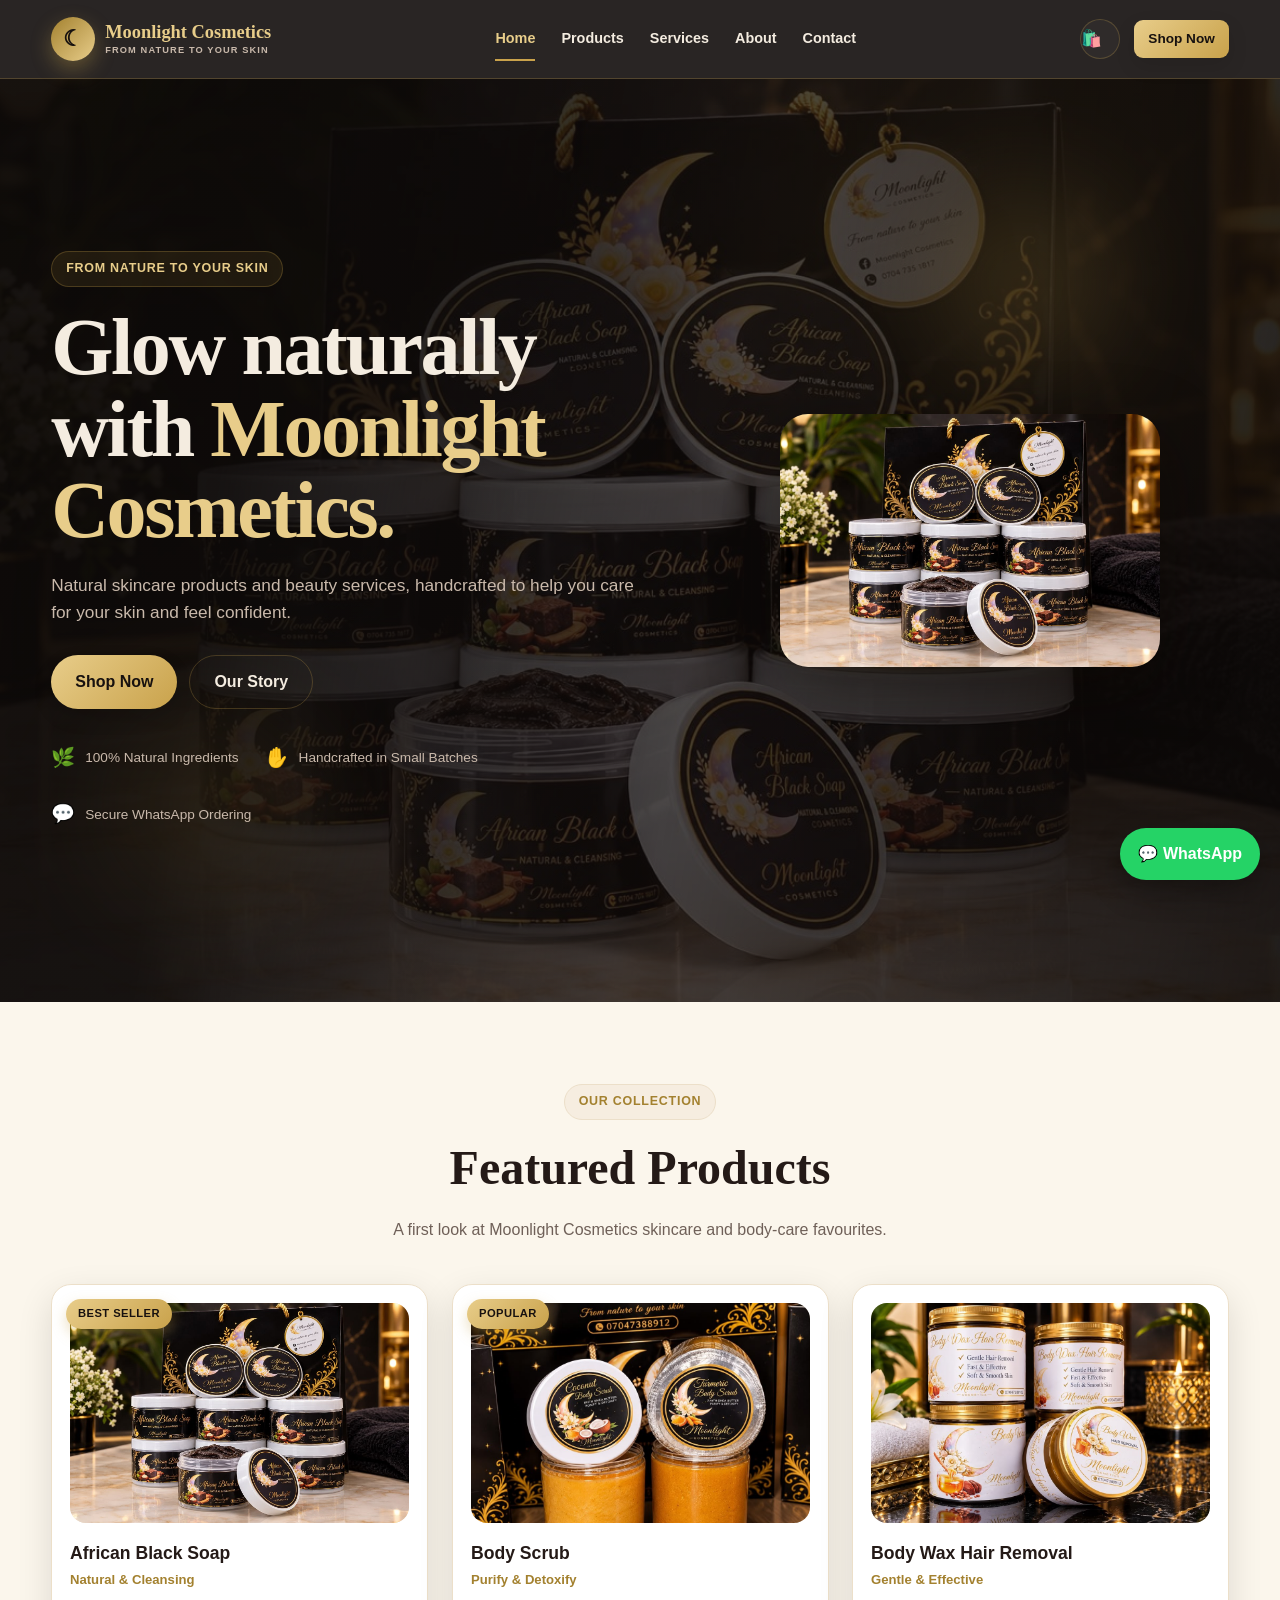
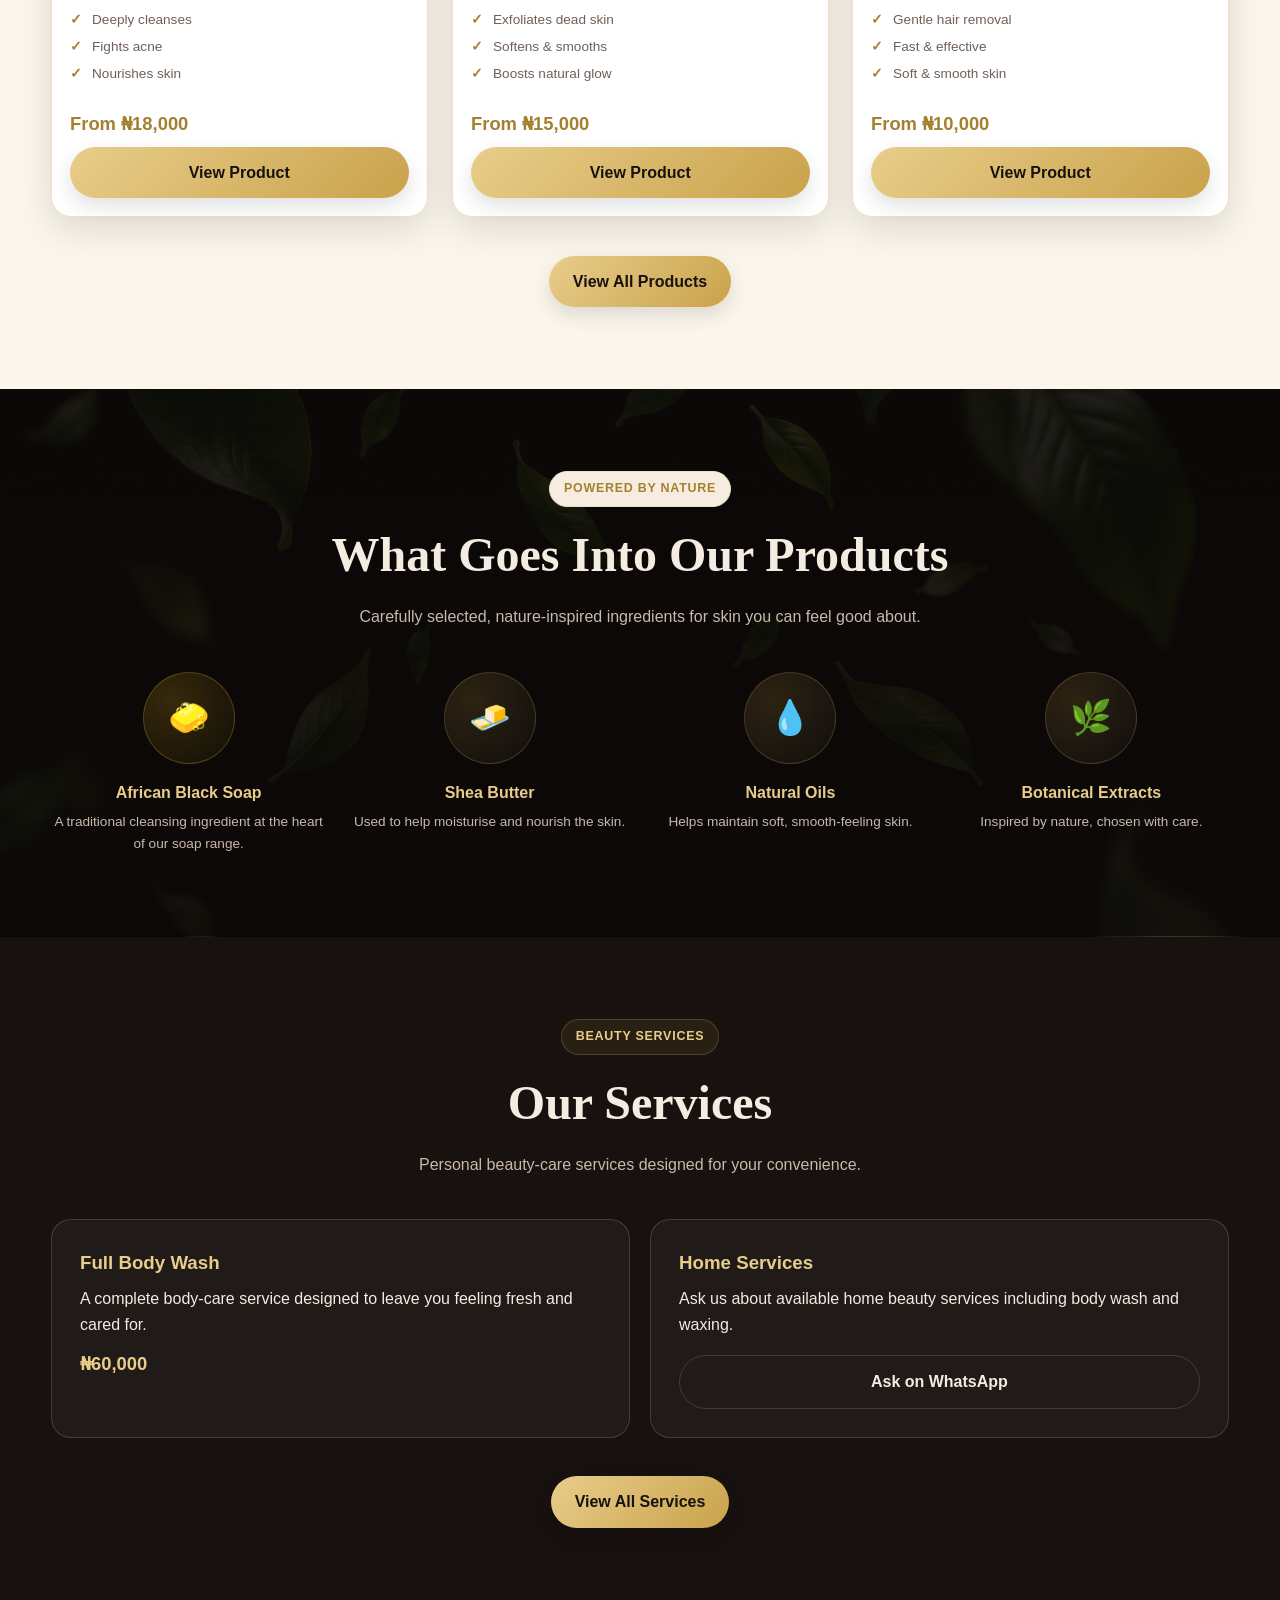
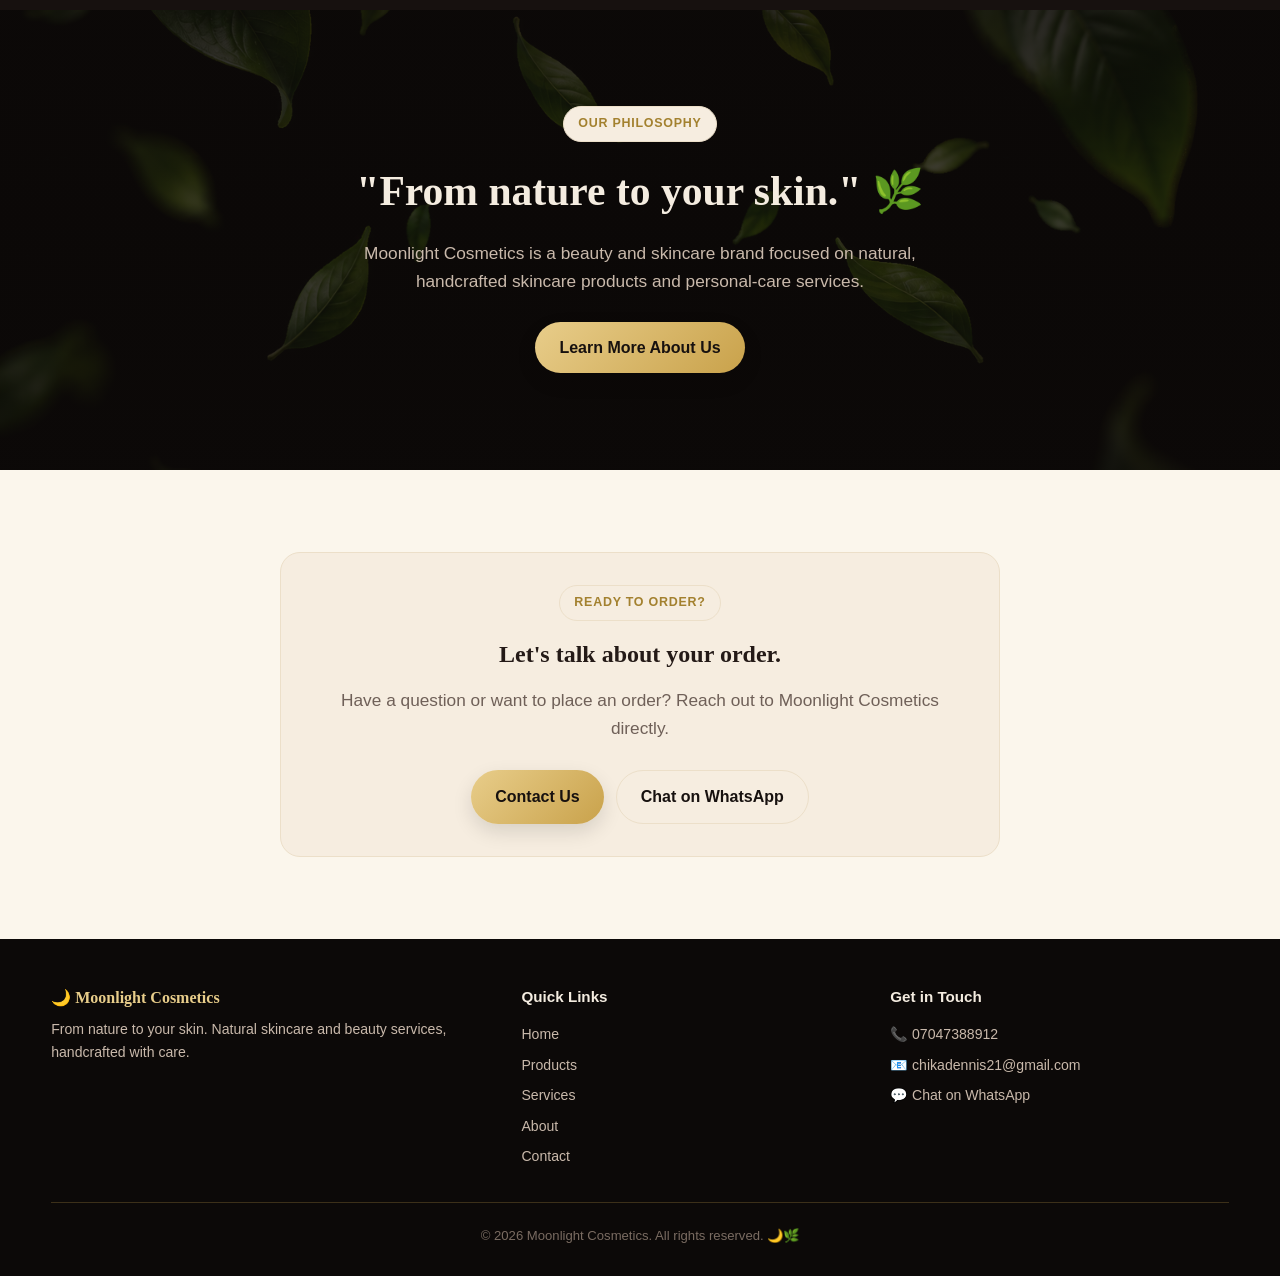
<file: index.html>
<!DOCTYPE html>
<html lang="en">
<head>
  <meta charset="UTF-8">
  <meta name="viewport" content="width=device-width, initial-scale=1.0">
  <meta name="description" content="Moonlight Cosmetics - From nature to your skin. Natural skincare products and beauty services.">
  <title>Moonlight Cosmetics | From Nature to Your Skin</title>
  <link rel="stylesheet" href="css/styles.css">
</head>
<body>

  <!-- ============ SHARED HEADER: keep identical across all pages (only the active link differs) ============ -->
  <header>
    <div class="container nav">
      <a href="index.html" class="brand">
        <span class="brand-logo">☾</span>
        <span class="brand-text">Moonlight Cosmetics<small>From Nature To Your Skin</small></span>
      </a>

      <nav class="nav-links" id="navLinks">
        <a href="index.html" class="active">Home</a>
        <a href="products.html">Products</a>
        <a href="services.html">Services</a>
        <a href="about.html">About</a>
        <a href="contact.html">Contact</a>
      </nav>

      <div class="nav-actions">
        <a href="checkout.html" class="icon-btn cart-link" aria-label="View cart">
          🛍️<span class="cart-badge hide" id="cartBadge">0</span>
        </a>
        <a href="products.html" class="btn btn-gold btn-sm shop-now-btn">Shop Now</a>
        <button class="menu-btn" id="menuBtn" aria-label="Toggle menu">☰</button>
      </div>
    </div>
  </header>
  <!-- ============ END SHARED HEADER ============ -->

  <main>

    <!-- HERO -->
    <section class="hero" id="home">
      <video class="hero-video" autoplay muted loop playsinline poster="images/small%20size.jpg">
        <source src="images/hero-video-optimized.mp4" type="video/mp4">
      </video>
      <div class="hero-orb hero-orb--1"></div>
      <div class="hero-orb hero-orb--2"></div>

      <div class="container hero-grid">
        <div>
          <span class="eyebrow">From Nature To Your Skin</span>

          <h1>
            Glow naturally with
            <span>Moonlight Cosmetics.</span>
          </h1>

          <p class="hero-text">
            Natural skincare products and beauty services, handcrafted to
            help you care for your skin and feel confident.
          </p>

          <div class="buttons">
            <a href="products.html" class="btn btn-primary">Shop Now</a>
            <a href="about.html" class="btn btn-light">Our Story</a>
          </div>

          <div class="hero-features">
            <div class="hero-feature"><span class="icon">🌿</span> 100% Natural Ingredients</div>
            <div class="hero-feature"><span class="icon">✋</span> Handcrafted in Small Batches</div>
            <div class="hero-feature"><span class="icon">💬</span> Secure WhatsApp Ordering</div>
          </div>
        </div>

        <div class="hero-product-figure tilt-card">
          <img src="images/small%20size.jpg" alt="Moonlight Cosmetics African Black Soap" loading="lazy">
        </div>
      </div>
    </section>

    <!-- FEATURED PRODUCTS -->
    <section id="products">
      <div class="container">
        <div class="section-heading reveal">
          <span class="eyebrow">Our Collection</span>
          <h2>Featured Products</h2>
          <p>A first look at Moonlight Cosmetics skincare and body-care favourites.</p>
        </div>

        <div class="products" id="featuredProducts"></div>

        <div class="section-foot">
          <a href="products.html" class="btn btn-primary">View All Products</a>
        </div>
      </div>
    </section>

    <!-- POWERED BY NATURE -->
    <section class="ingredients-section">
      <div class="container">
        <div class="section-heading reveal">
          <span class="eyebrow">Powered by Nature</span>
          <h2>What Goes Into Our Products</h2>
          <p>Carefully selected, nature-inspired ingredients for skin you can feel good about.</p>
        </div>

        <div class="ingredients-grid">
          <div class="ingredient-card reveal">
            <div class="ingredient-circle ingredient-circle--gold">🧼</div>
            <h4>African Black Soap</h4>
            <p>A traditional cleansing ingredient at the heart of our soap range.</p>
          </div>
          <div class="ingredient-card reveal">
            <div class="ingredient-circle">🧈</div>
            <h4>Shea Butter</h4>
            <p>Used to help moisturise and nourish the skin.</p>
          </div>
          <div class="ingredient-card reveal">
            <div class="ingredient-circle">💧</div>
            <h4>Natural Oils</h4>
            <p>Helps maintain soft, smooth-feeling skin.</p>
          </div>
          <div class="ingredient-card reveal">
            <div class="ingredient-circle">🌿</div>
            <h4>Botanical Extracts</h4>
            <p>Inspired by nature, chosen with care.</p>
          </div>
        </div>
      </div>
    </section>

    <!-- SERVICES TEASER -->
    <section class="services" id="services">
      <div class="container">
        <div class="section-heading reveal">
          <span class="eyebrow">Beauty Services</span>
          <h2>Our Services</h2>
          <p>Personal beauty-care services designed for your convenience.</p>
        </div>

        <div class="service-grid">
          <div class="service-card tilt-card reveal">
            <h3>Full Body Wash</h3>
            <p>A complete body-care service designed to leave you feeling fresh and cared for.</p>
            <div class="service-price">₦60,000</div>
          </div>

          <div class="service-card tilt-card reveal">
            <h3>Home Services</h3>
            <p>Ask us about available home beauty services including body wash and waxing.</p>
            <a
              href="https://wa.me/2347047388912?text=Hello%20Moonlight%20Cosmetics%2C%20I%20would%20like%20to%20ask%20about%20your%20home%20services."
              target="_blank"
              class="btn btn-light"
            >
              Ask on WhatsApp
            </a>
          </div>
        </div>

        <div class="section-foot">
          <a href="services.html" class="btn btn-gold">View All Services</a>
        </div>
      </div>
    </section>

    <!-- BRAND VIDEO MOMENT -->
    <section class="video-section" id="about">
      <video class="section-video" autoplay muted loop playsinline poster="images/9967a235-7faf-43e9-8abd-53d0ee0607fe.png">
        <source src="images/leaves-video-optimized.mp4" type="video/mp4">
      </video>
      <div class="video-section-overlay">
        <div class="container reveal" style="text-align:center; max-width:720px; margin:0 auto;">
          <span class="eyebrow">Our Philosophy</span>
          <h2 style="margin:16px 0;">"From nature to your skin." 🌿</h2>
          <p class="hero-text" style="margin:0 auto 26px;">
            Moonlight Cosmetics is a beauty and skincare brand focused on natural,
            handcrafted skincare products and personal-care services.
          </p>
          <a href="about.html" class="btn btn-gold">Learn More About Us</a>
        </div>
      </div>
    </section>

    <!-- CONTACT CTA -->
    <section id="contact">
      <div class="container">
        <div class="about-box reveal" style="text-align:center; max-width:720px; margin:0 auto;">
          <span class="eyebrow">Ready to Order?</span>
          <h2 style="font-family: Georgia, serif; margin: 14px 0;">Let's talk about your order.</h2>
          <p class="hero-text" style="margin: 0 auto 22px; color: var(--muted);">
            Have a question or want to place an order? Reach out to Moonlight Cosmetics directly.
          </p>
          <div class="buttons" style="justify-content:center;">
            <a href="contact.html" class="btn btn-primary">Contact Us</a>
            <a href="https://wa.me/2347047388912" target="_blank" class="btn btn-light">Chat on WhatsApp</a>
          </div>
        </div>
      </div>
    </section>

  </main>

  <!-- ============ SHARED FOOTER: keep identical across all pages ============ -->
  <footer>
    <div class="container">
      <div class="footer-grid">
        <div class="footer-col">
          <strong>🌙 Moonlight Cosmetics</strong>
          <p>From nature to your skin. Natural skincare and beauty services, handcrafted with care.</p>
        </div>
        <div class="footer-col">
          <h4>Quick Links</h4>
          <a href="index.html">Home</a>
          <a href="products.html">Products</a>
          <a href="services.html">Services</a>
          <a href="about.html">About</a>
          <a href="contact.html">Contact</a>
        </div>
        <div class="footer-col">
          <h4>Get in Touch</h4>
          <a href="tel:+2347047388912">📞 07047388912</a>
          <a href="mailto:chikadennis21@gmail.com">📧 chikadennis21@gmail.com</a>
          <a href="https://wa.me/2347047388912" target="_blank">💬 Chat on WhatsApp</a>
        </div>
      </div>
      <div class="footer-bottom">
        © <span id="year"></span> Moonlight Cosmetics. All rights reserved. 🌙🌿
      </div>
    </div>
  </footer>
  <!-- ============ END SHARED FOOTER ============ -->

  <a class="whatsapp" href="https://wa.me/2347047388912" target="_blank" aria-label="Chat with Moonlight Cosmetics on WhatsApp">
    💬 WhatsApp
  </a>

  <div class="toast" id="toast"></div>

  <script src="js/data.js"></script>
  <script src="js/cart.js"></script>
  <script>
    (function () {
      var wrap = document.getElementById("featuredProducts");
      if (!wrap) return;

      var featuredIds = ["black-soap", "body-scrub", "body-wax"];

      wrap.innerHTML = featuredIds.map(function (id) {
        var p = PRODUCTS.find(function (item) { return item.id === id; });
        if (!p) return "";
        var lowestPrice = Math.min.apply(null, p.variants.map(function (v) { return v.price; }));

        return (
          '<article class="product-card tilt-card reveal">' +
          (p.badge ? '<span class="product-badge">' + p.badge + '</span>' : '') +
          '<div class="product-media"><img src="' + p.image + '" alt="' + p.name + '" loading="lazy"' +
          (p.imagePosition ? ' style="object-position:' + p.imagePosition + '"' : '') + '></div>' +
          '<h3>' + p.name + '</h3>' +
          '<div class="product-tagline">' + p.tagline + '</div>' +
          '<ul class="product-features">' + p.features.map(function (f) { return '<li>' + f + '</li>'; }).join("") + '</ul>' +
          '<div class="price">From ' + formatNaira(lowestPrice) + '</div>' +
          '<a href="products.html" class="btn btn-primary btn-block">View Product</a>' +
          '</article>'
        );
      }).join("");
    })();
  </script>
  <script src="js/main.js"></script>
</body>
</html>
</file>
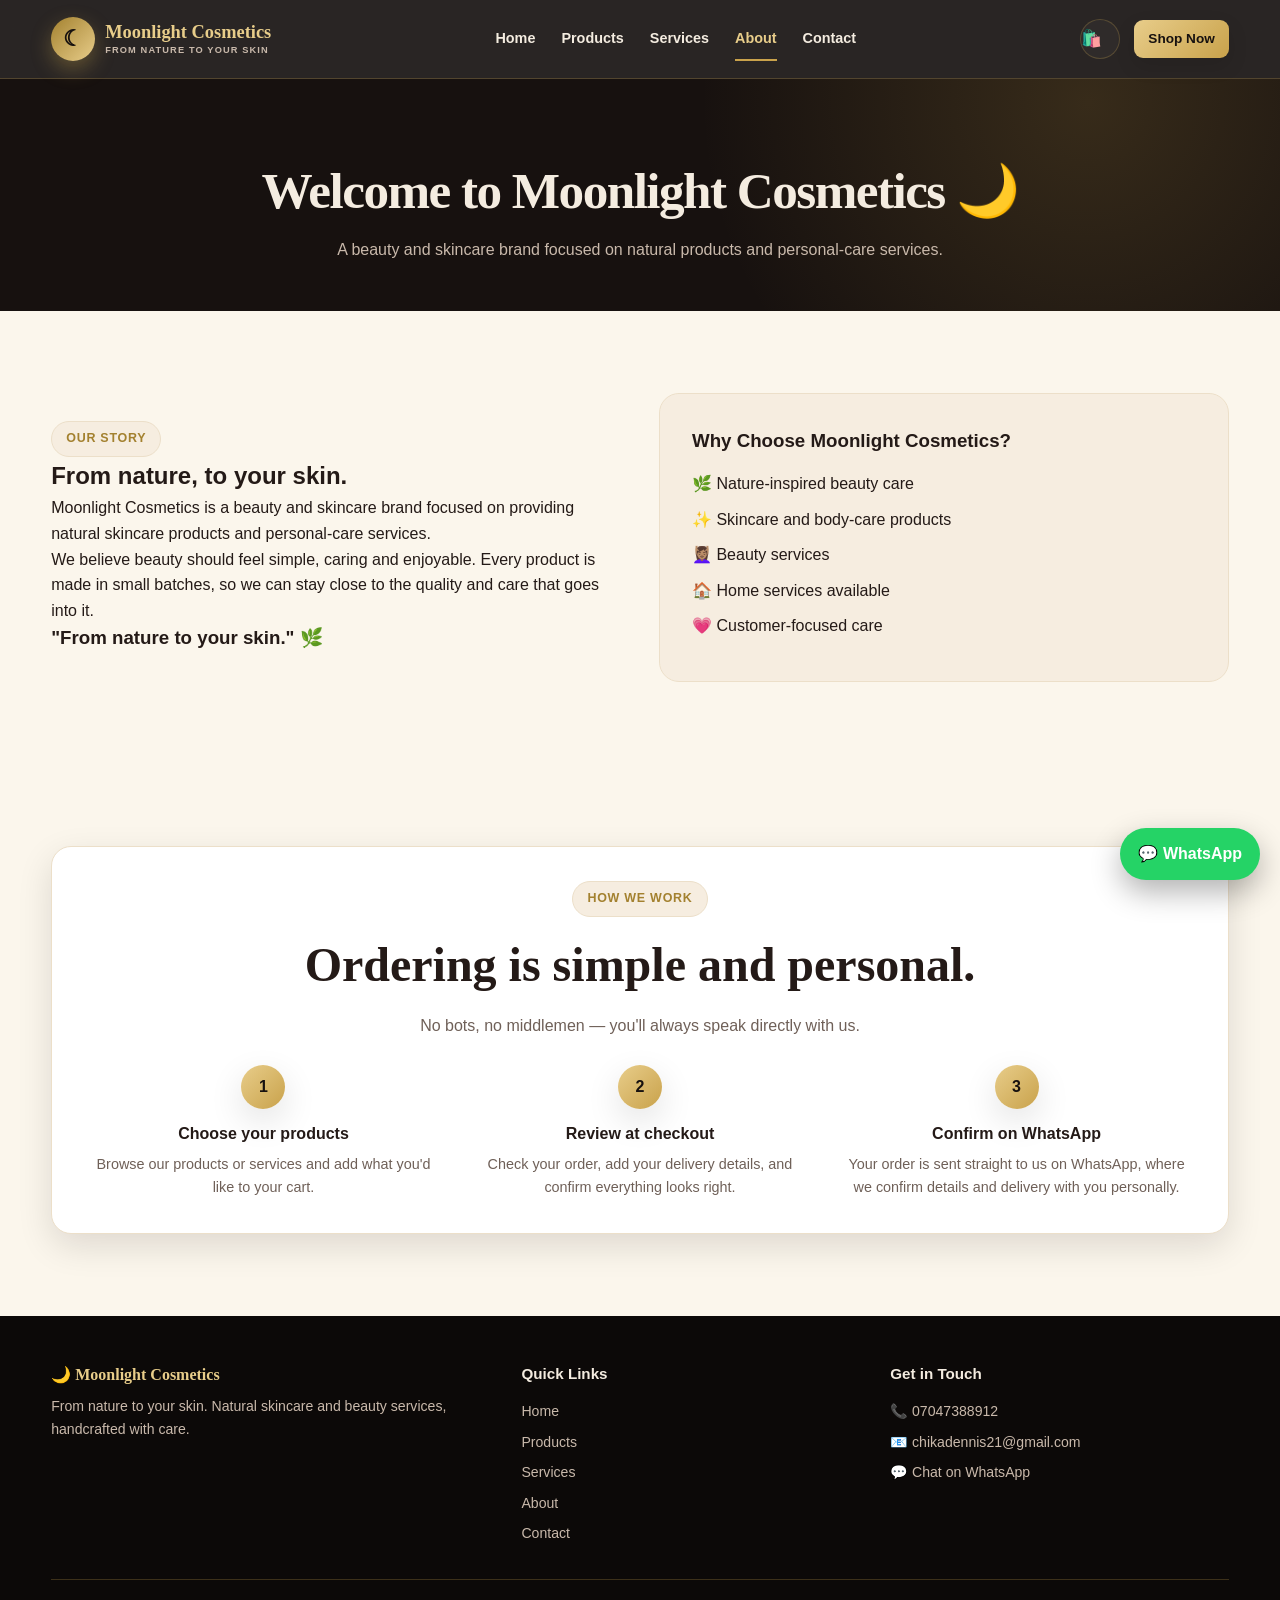
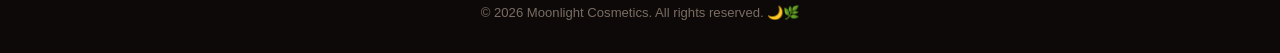
<file: about.html>
<!DOCTYPE html>
<html lang="en">
<head>
  <meta charset="UTF-8">
  <meta name="viewport" content="width=device-width, initial-scale=1.0">
  <meta name="description" content="About Moonlight Cosmetics - a natural skincare and beauty brand. From nature to your skin.">
  <title>About Us | Moonlight Cosmetics</title>
  <link rel="stylesheet" href="css/styles.css">
</head>
<body>

  <!-- ============ SHARED HEADER: keep identical across all pages (only the active link differs) ============ -->
  <header>
    <div class="container nav">
      <a href="index.html" class="brand">
        <span class="brand-logo">☾</span>
        <span class="brand-text">Moonlight Cosmetics<small>From Nature To Your Skin</small></span>
      </a>

      <nav class="nav-links" id="navLinks">
        <a href="index.html">Home</a>
        <a href="products.html">Products</a>
        <a href="services.html">Services</a>
        <a href="about.html" class="active">About</a>
        <a href="contact.html">Contact</a>
      </nav>

      <div class="nav-actions">
        <a href="checkout.html" class="icon-btn cart-link" aria-label="View cart">
          🛍️<span class="cart-badge hide" id="cartBadge">0</span>
        </a>
        <a href="products.html" class="btn btn-gold btn-sm shop-now-btn">Shop Now</a>
        <button class="menu-btn" id="menuBtn" aria-label="Toggle menu">☰</button>
      </div>
    </div>
  </header>
  <!-- ============ END SHARED HEADER ============ -->

  <main>

    <div class="page-header">
      <div class="container">
        <h1>Welcome to Moonlight Cosmetics 🌙</h1>
        <p>A beauty and skincare brand focused on natural products and personal-care services.</p>
      </div>
    </div>

    <section>
      <div class="container about-grid">
        <div class="reveal">
          <span class="eyebrow">Our Story</span>
          <h2>From nature, to your skin.</h2>
          <p>
            Moonlight Cosmetics is a beauty and skincare brand focused on
            providing natural skincare products and personal-care services.
          </p>
          <p>
            We believe beauty should feel simple, caring and enjoyable.
            Every product is made in small batches, so we can stay close
            to the quality and care that goes into it.
          </p>
          <h3>"From nature to your skin." 🌿</h3>
        </div>

        <div class="about-box tilt-card reveal">
          <h3>Why Choose Moonlight Cosmetics?</h3>
          <p>🌿 Nature-inspired beauty care</p>
          <p>✨ Skincare and body-care products</p>
          <p>💆🏽‍♀️ Beauty services</p>
          <p>🏠 Home services available</p>
          <p>💗 Customer-focused care</p>
        </div>
      </div>
    </section>

    <section>
      <div class="container">
        <div class="how-we-work reveal">
          <div class="section-heading" style="margin-bottom:0;">
            <span class="eyebrow">How We Work</span>
            <h2>Ordering is simple and personal.</h2>
            <p>No bots, no middlemen — you'll always speak directly with us.</p>
          </div>

          <div class="how-we-work-grid">
            <div class="how-step">
              <div class="how-num">1</div>
              <h4>Choose your products</h4>
              <p>Browse our products or services and add what you'd like to your cart.</p>
            </div>
            <div class="how-step">
              <div class="how-num">2</div>
              <h4>Review at checkout</h4>
              <p>Check your order, add your delivery details, and confirm everything looks right.</p>
            </div>
            <div class="how-step">
              <div class="how-num">3</div>
              <h4>Confirm on WhatsApp</h4>
              <p>Your order is sent straight to us on WhatsApp, where we confirm details and delivery with you personally.</p>
            </div>
          </div>
        </div>
      </div>
    </section>

  </main>

  <!-- ============ SHARED FOOTER: keep identical across all pages ============ -->
  <footer>
    <div class="container">
      <div class="footer-grid">
        <div class="footer-col">
          <strong>🌙 Moonlight Cosmetics</strong>
          <p>From nature to your skin. Natural skincare and beauty services, handcrafted with care.</p>
        </div>
        <div class="footer-col">
          <h4>Quick Links</h4>
          <a href="index.html">Home</a>
          <a href="products.html">Products</a>
          <a href="services.html">Services</a>
          <a href="about.html">About</a>
          <a href="contact.html">Contact</a>
        </div>
        <div class="footer-col">
          <h4>Get in Touch</h4>
          <a href="tel:+2347047388912">📞 07047388912</a>
          <a href="mailto:chikadennis21@gmail.com">📧 chikadennis21@gmail.com</a>
          <a href="https://wa.me/2347047388912" target="_blank">💬 Chat on WhatsApp</a>
        </div>
      </div>
      <div class="footer-bottom">
        © <span id="year"></span> Moonlight Cosmetics. All rights reserved. 🌙🌿
      </div>
    </div>
  </footer>
  <!-- ============ END SHARED FOOTER ============ -->

  <a class="whatsapp" href="https://wa.me/2347047388912" target="_blank" aria-label="Chat with Moonlight Cosmetics on WhatsApp">
    💬 WhatsApp
  </a>

  <div class="toast" id="toast"></div>

  <script src="js/data.js"></script>
  <script src="js/cart.js"></script>
  <script src="js/main.js"></script>
</body>
</html>
</file>
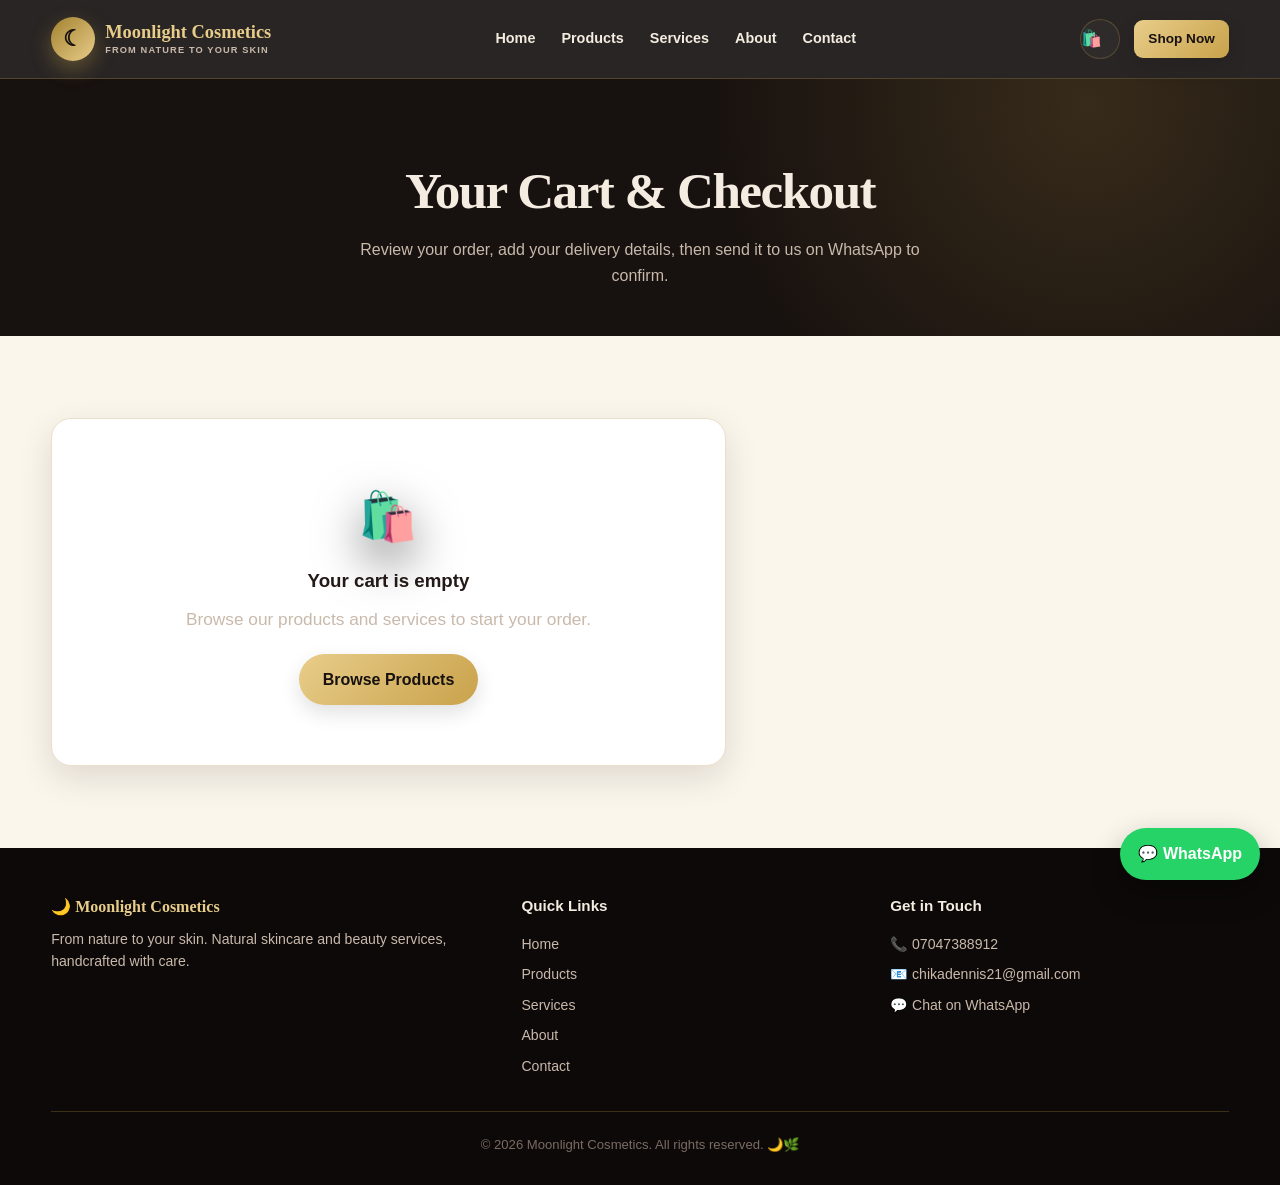
<file: checkout.html>
<!DOCTYPE html>
<html lang="en">
<head>
  <meta charset="UTF-8">
  <meta name="viewport" content="width=device-width, initial-scale=1.0">
  <meta name="description" content="Review your cart and complete your Moonlight Cosmetics order via WhatsApp.">
  <title>Checkout | Moonlight Cosmetics</title>
  <link rel="stylesheet" href="css/styles.css">
</head>
<body>

  <!-- ============ SHARED HEADER: keep identical across all pages (only the active link differs) ============ -->
  <header>
    <div class="container nav">
      <a href="index.html" class="brand">
        <span class="brand-logo">☾</span>
        <span class="brand-text">Moonlight Cosmetics<small>From Nature To Your Skin</small></span>
      </a>

      <nav class="nav-links" id="navLinks">
        <a href="index.html">Home</a>
        <a href="products.html">Products</a>
        <a href="services.html">Services</a>
        <a href="about.html">About</a>
        <a href="contact.html">Contact</a>
      </nav>

      <div class="nav-actions">
        <a href="checkout.html" class="icon-btn cart-link active" aria-label="View cart">
          🛍️<span class="cart-badge hide" id="cartBadge">0</span>
        </a>
        <a href="products.html" class="btn btn-gold btn-sm shop-now-btn">Shop Now</a>
        <button class="menu-btn" id="menuBtn" aria-label="Toggle menu">☰</button>
      </div>
    </div>
  </header>
  <!-- ============ END SHARED HEADER ============ -->

  <main>

    <div class="page-header">
      <div class="container">
        <h1>Your Cart &amp; Checkout</h1>
        <p>Review your order, add your delivery details, then send it to us on WhatsApp to confirm.</p>
      </div>
    </div>

    <section>
      <div class="container checkout-grid">

        <div>
          <div class="cart-box reveal" id="cartBox"></div>

          <div class="checkout-form-box reveal" id="checkoutFormSection">
            <div class="contact-card">
              <h3 style="margin-bottom:16px;">Delivery Details</h3>
              <form id="checkoutForm">
                <div>
                  <label for="checkoutName">Your Name</label>
                  <input id="checkoutName" type="text" placeholder="Enter your full name" required>
                </div>
                <div>
                  <label for="checkoutPhone">Phone Number</label>
                  <input id="checkoutPhone" type="tel" placeholder="e.g. 0801 234 5678" required>
                </div>
                <div>
                  <label for="checkoutAddress">Delivery Address</label>
                  <textarea id="checkoutAddress" placeholder="Street, area, city" required></textarea>
                </div>
                <div>
                  <label for="checkoutNotes">Notes (optional)</label>
                  <textarea id="checkoutNotes" placeholder="Delivery time preference, gift note, etc."></textarea>
                </div>

                <div class="assurance">
                  <span>🔒</span>
                  <div><strong>Secure &amp; direct.</strong> Your order is sent directly and privately to us via WhatsApp — no card details are ever collected on this site.</div>
                </div>

                <button class="btn btn-primary btn-block" type="submit">Send Order on WhatsApp</button>
              </form>
            </div>
          </div>
        </div>

        <div class="order-summary reveal" id="orderSummary">
          <h3 style="margin-bottom:16px;">Order Summary</h3>
          <div class="summary-row">
            <span>Items</span>
            <span id="summaryCount">0</span>
          </div>
          <div class="summary-row">
            <span>Delivery</span>
            <span>Arranged via WhatsApp</span>
          </div>
          <div class="summary-total">
            <span>Total</span>
            <span id="summaryTotal">₦0</span>
          </div>
          <p class="hero-text" style="font-size:.85rem; margin-top:14px;">
            Final delivery cost and timing are confirmed with you personally on WhatsApp after checkout.
          </p>
        </div>

      </div>
    </section>

  </main>

  <!-- ============ SHARED FOOTER: keep identical across all pages ============ -->
  <footer>
    <div class="container">
      <div class="footer-grid">
        <div class="footer-col">
          <strong>🌙 Moonlight Cosmetics</strong>
          <p>From nature to your skin. Natural skincare and beauty services, handcrafted with care.</p>
        </div>
        <div class="footer-col">
          <h4>Quick Links</h4>
          <a href="index.html">Home</a>
          <a href="products.html">Products</a>
          <a href="services.html">Services</a>
          <a href="about.html">About</a>
          <a href="contact.html">Contact</a>
        </div>
        <div class="footer-col">
          <h4>Get in Touch</h4>
          <a href="tel:+2347047388912">📞 07047388912</a>
          <a href="mailto:chikadennis21@gmail.com">📧 chikadennis21@gmail.com</a>
          <a href="https://wa.me/2347047388912" target="_blank">💬 Chat on WhatsApp</a>
        </div>
      </div>
      <div class="footer-bottom">
        © <span id="year"></span> Moonlight Cosmetics. All rights reserved. 🌙🌿
      </div>
    </div>
  </footer>
  <!-- ============ END SHARED FOOTER ============ -->

  <a class="whatsapp" href="https://wa.me/2347047388912" target="_blank" aria-label="Chat with Moonlight Cosmetics on WhatsApp">
    💬 WhatsApp
  </a>

  <div class="toast" id="toast"></div>

  <script src="js/data.js"></script>
  <script src="js/cart.js"></script>
  <script src="js/main.js"></script>
  <script src="js/checkout.js"></script>
</body>
</html>
</file>
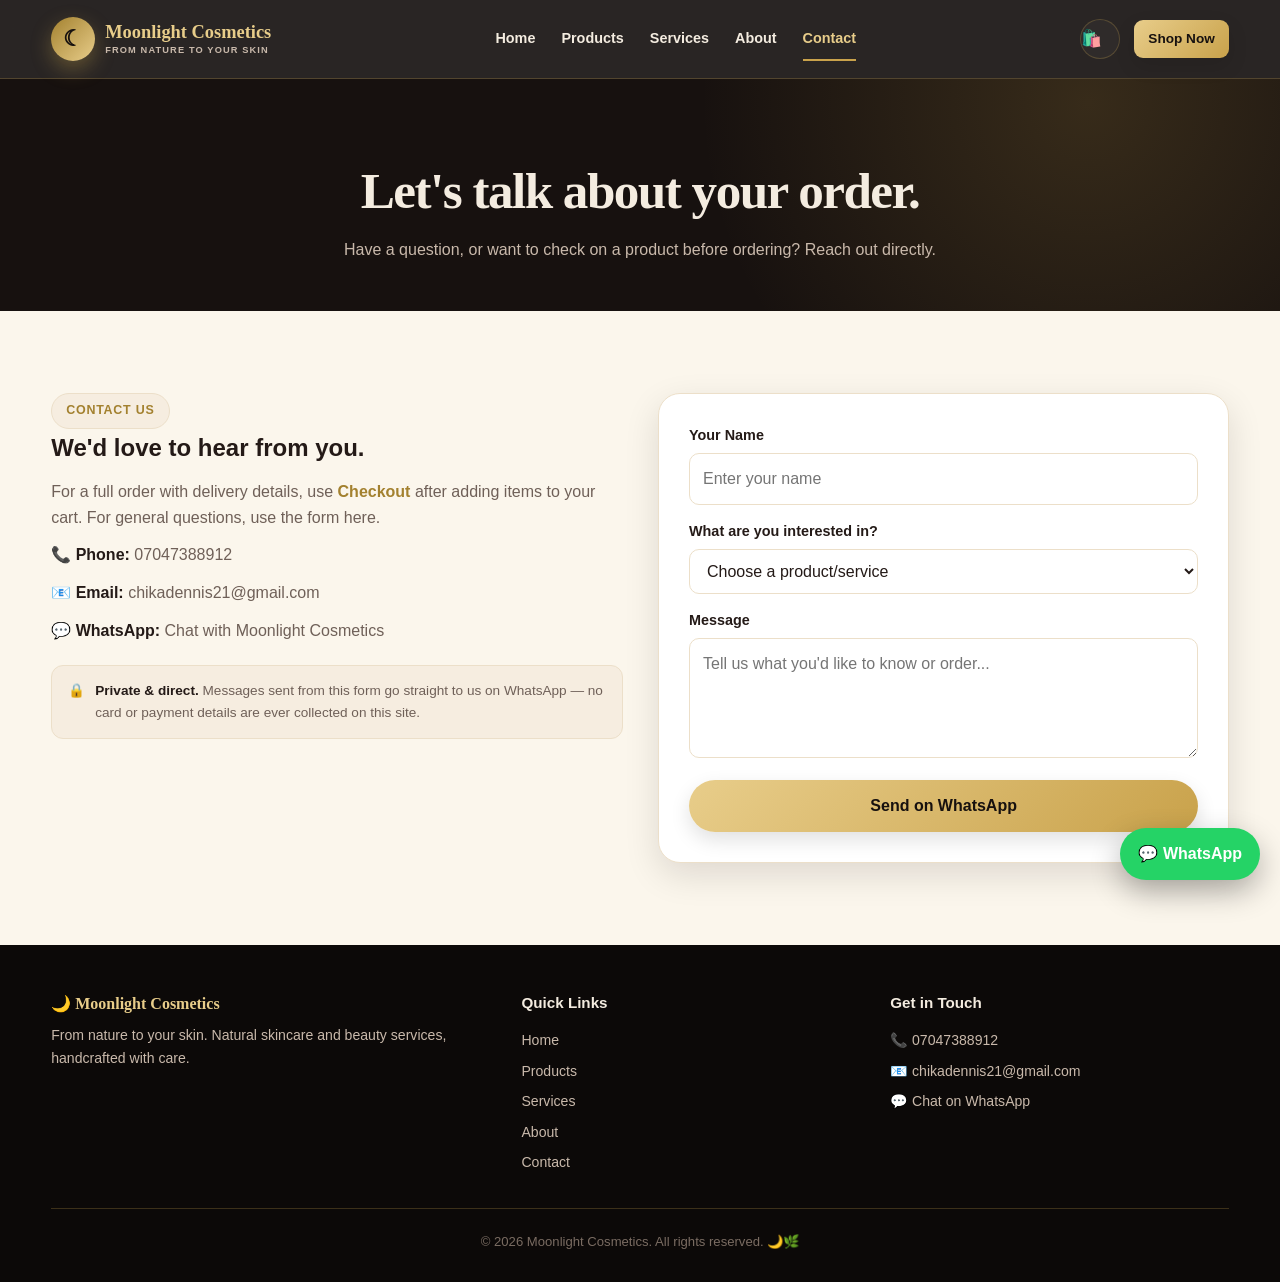
<file: contact.html>
<!DOCTYPE html>
<html lang="en">
<head>
  <meta charset="UTF-8">
  <meta name="viewport" content="width=device-width, initial-scale=1.0">
  <meta name="description" content="Contact Moonlight Cosmetics - questions, orders and beauty service enquiries.">
  <title>Contact Us | Moonlight Cosmetics</title>
  <link rel="stylesheet" href="css/styles.css">
</head>
<body>

  <!-- ============ SHARED HEADER: keep identical across all pages (only the active link differs) ============ -->
  <header>
    <div class="container nav">
      <a href="index.html" class="brand">
        <span class="brand-logo">☾</span>
        <span class="brand-text">Moonlight Cosmetics<small>From Nature To Your Skin</small></span>
      </a>

      <nav class="nav-links" id="navLinks">
        <a href="index.html">Home</a>
        <a href="products.html">Products</a>
        <a href="services.html">Services</a>
        <a href="about.html">About</a>
        <a href="contact.html" class="active">Contact</a>
      </nav>

      <div class="nav-actions">
        <a href="checkout.html" class="icon-btn cart-link" aria-label="View cart">
          🛍️<span class="cart-badge hide" id="cartBadge">0</span>
        </a>
        <a href="products.html" class="btn btn-gold btn-sm shop-now-btn">Shop Now</a>
        <button class="menu-btn" id="menuBtn" aria-label="Toggle menu">☰</button>
      </div>
    </div>
  </header>
  <!-- ============ END SHARED HEADER ============ -->

  <main>

    <div class="page-header">
      <div class="container">
        <h1>Let's talk about your order.</h1>
        <p>Have a question, or want to check on a product before ordering? Reach out directly.</p>
      </div>
    </div>

    <section>
      <div class="container contact-grid">

        <div class="contact-info reveal">
          <span class="eyebrow">Contact Us</span>
          <h2>We'd love to hear from you.</h2>
          <p>
            For a full order with delivery details, use
            <a href="checkout.html" style="color:var(--purple); font-weight:800;">Checkout</a>
            after adding items to your cart. For general questions, use the form here.
          </p>

          <p><strong>📞 Phone:</strong> <a href="tel:+2347047388912">07047388912</a></p>
          <p><strong>📧 Email:</strong> <a href="mailto:chikadennis21@gmail.com">chikadennis21@gmail.com</a></p>
          <p><strong>💬 WhatsApp:</strong> <a href="https://wa.me/2347047388912" target="_blank">Chat with Moonlight Cosmetics</a></p>

          <div class="assurance" style="margin-top:22px;">
            <span>🔒</span>
            <div><strong>Private &amp; direct.</strong> Messages sent from this form go straight to us on WhatsApp — no card or payment details are ever collected on this site.</div>
          </div>
        </div>

        <div class="contact-card tilt-card reveal">
          <form id="orderForm">
            <div>
              <label for="name">Your Name</label>
              <input id="name" type="text" placeholder="Enter your name" required>
            </div>

            <div>
              <label for="product">What are you interested in?</label>
              <select id="product" required>
                <option value="">Choose a product/service</option>
                <option>African Black Soap</option>
                <option>Body Scrub</option>
                <option>Face Serum</option>
                <option>Face Soap</option>
                <option>Body Oil</option>
                <option>Body Wax</option>
                <option>Full Body Wash</option>
                <option>Small Set</option>
                <option>Big Set</option>
                <option>Home Service</option>
                <option>General Question</option>
              </select>
            </div>

            <div>
              <label for="message">Message</label>
              <textarea id="message" placeholder="Tell us what you'd like to know or order..."></textarea>
            </div>

            <button class="btn btn-primary btn-block" type="submit">Send on WhatsApp</button>
          </form>
        </div>

      </div>
    </section>

  </main>

  <!-- ============ SHARED FOOTER: keep identical across all pages ============ -->
  <footer>
    <div class="container">
      <div class="footer-grid">
        <div class="footer-col">
          <strong>🌙 Moonlight Cosmetics</strong>
          <p>From nature to your skin. Natural skincare and beauty services, handcrafted with care.</p>
        </div>
        <div class="footer-col">
          <h4>Quick Links</h4>
          <a href="index.html">Home</a>
          <a href="products.html">Products</a>
          <a href="services.html">Services</a>
          <a href="about.html">About</a>
          <a href="contact.html">Contact</a>
        </div>
        <div class="footer-col">
          <h4>Get in Touch</h4>
          <a href="tel:+2347047388912">📞 07047388912</a>
          <a href="mailto:chikadennis21@gmail.com">📧 chikadennis21@gmail.com</a>
          <a href="https://wa.me/2347047388912" target="_blank">💬 Chat on WhatsApp</a>
        </div>
      </div>
      <div class="footer-bottom">
        © <span id="year"></span> Moonlight Cosmetics. All rights reserved. 🌙🌿
      </div>
    </div>
  </footer>
  <!-- ============ END SHARED FOOTER ============ -->

  <a class="whatsapp" href="https://wa.me/2347047388912" target="_blank" aria-label="Chat with Moonlight Cosmetics on WhatsApp">
    💬 WhatsApp
  </a>

  <div class="toast" id="toast"></div>

  <script src="js/data.js"></script>
  <script src="js/cart.js"></script>
  <script src="js/main.js"></script>
  <script>
    (function () {
      var orderForm = document.getElementById("orderForm");
      if (!orderForm) return;

      orderForm.addEventListener("submit", function (event) {
        event.preventDefault();

        var name = document.getElementById("name").value.trim();
        var product = document.getElementById("product").value;
        var message = document.getElementById("message").value.trim();

        var whatsappMessage =
          "Hello Moonlight Cosmetics!\n\n" +
          "My name is " + name + ".\n" +
          "I am interested in: " + product + ".\n" +
          "Message: " + (message || "I would like to know more.") +
          "\n\nThank you.";

        var whatsappURL = "https://wa.me/2347047388912?text=" + encodeURIComponent(whatsappMessage);
        window.open(whatsappURL, "_blank");

        if (typeof showToast === "function") {
          showToast("Message ready — continue on WhatsApp to send it.");
        }
      });
    })();
  </script>
</body>
</html>
</file>
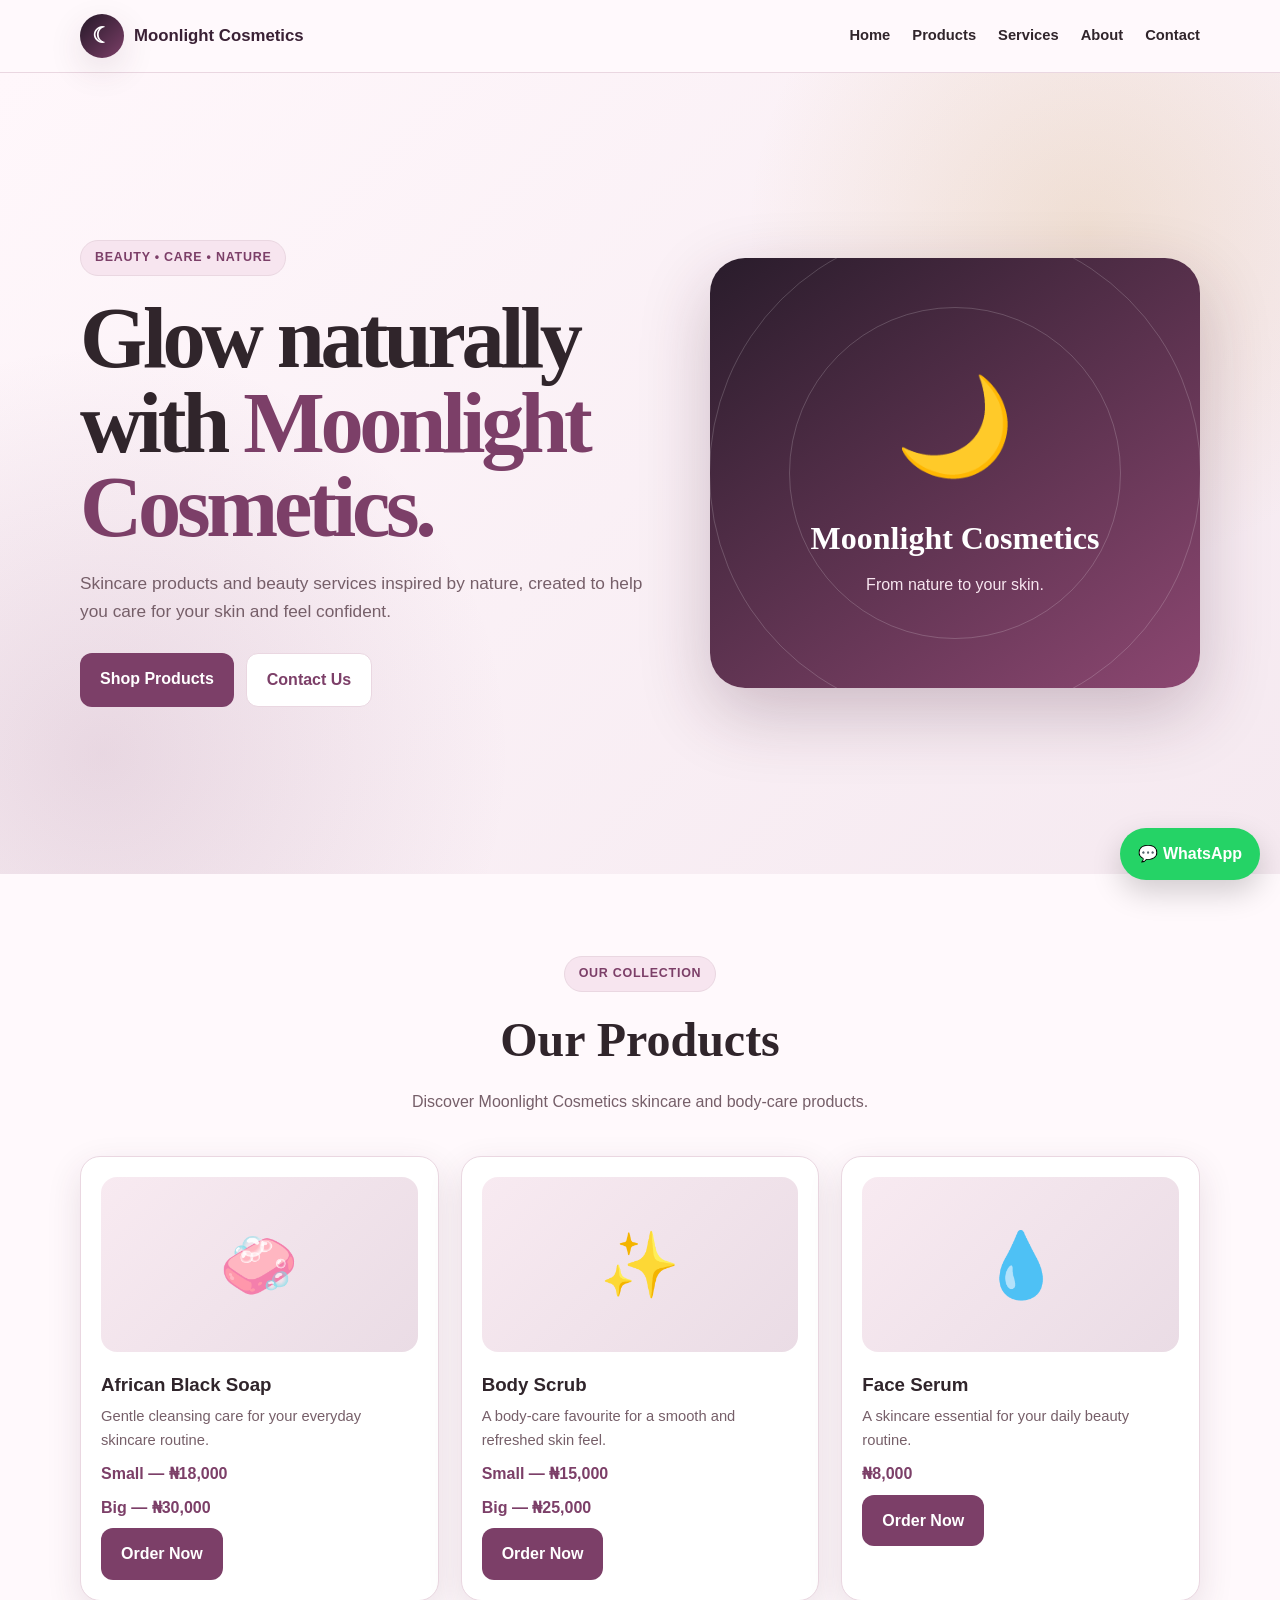
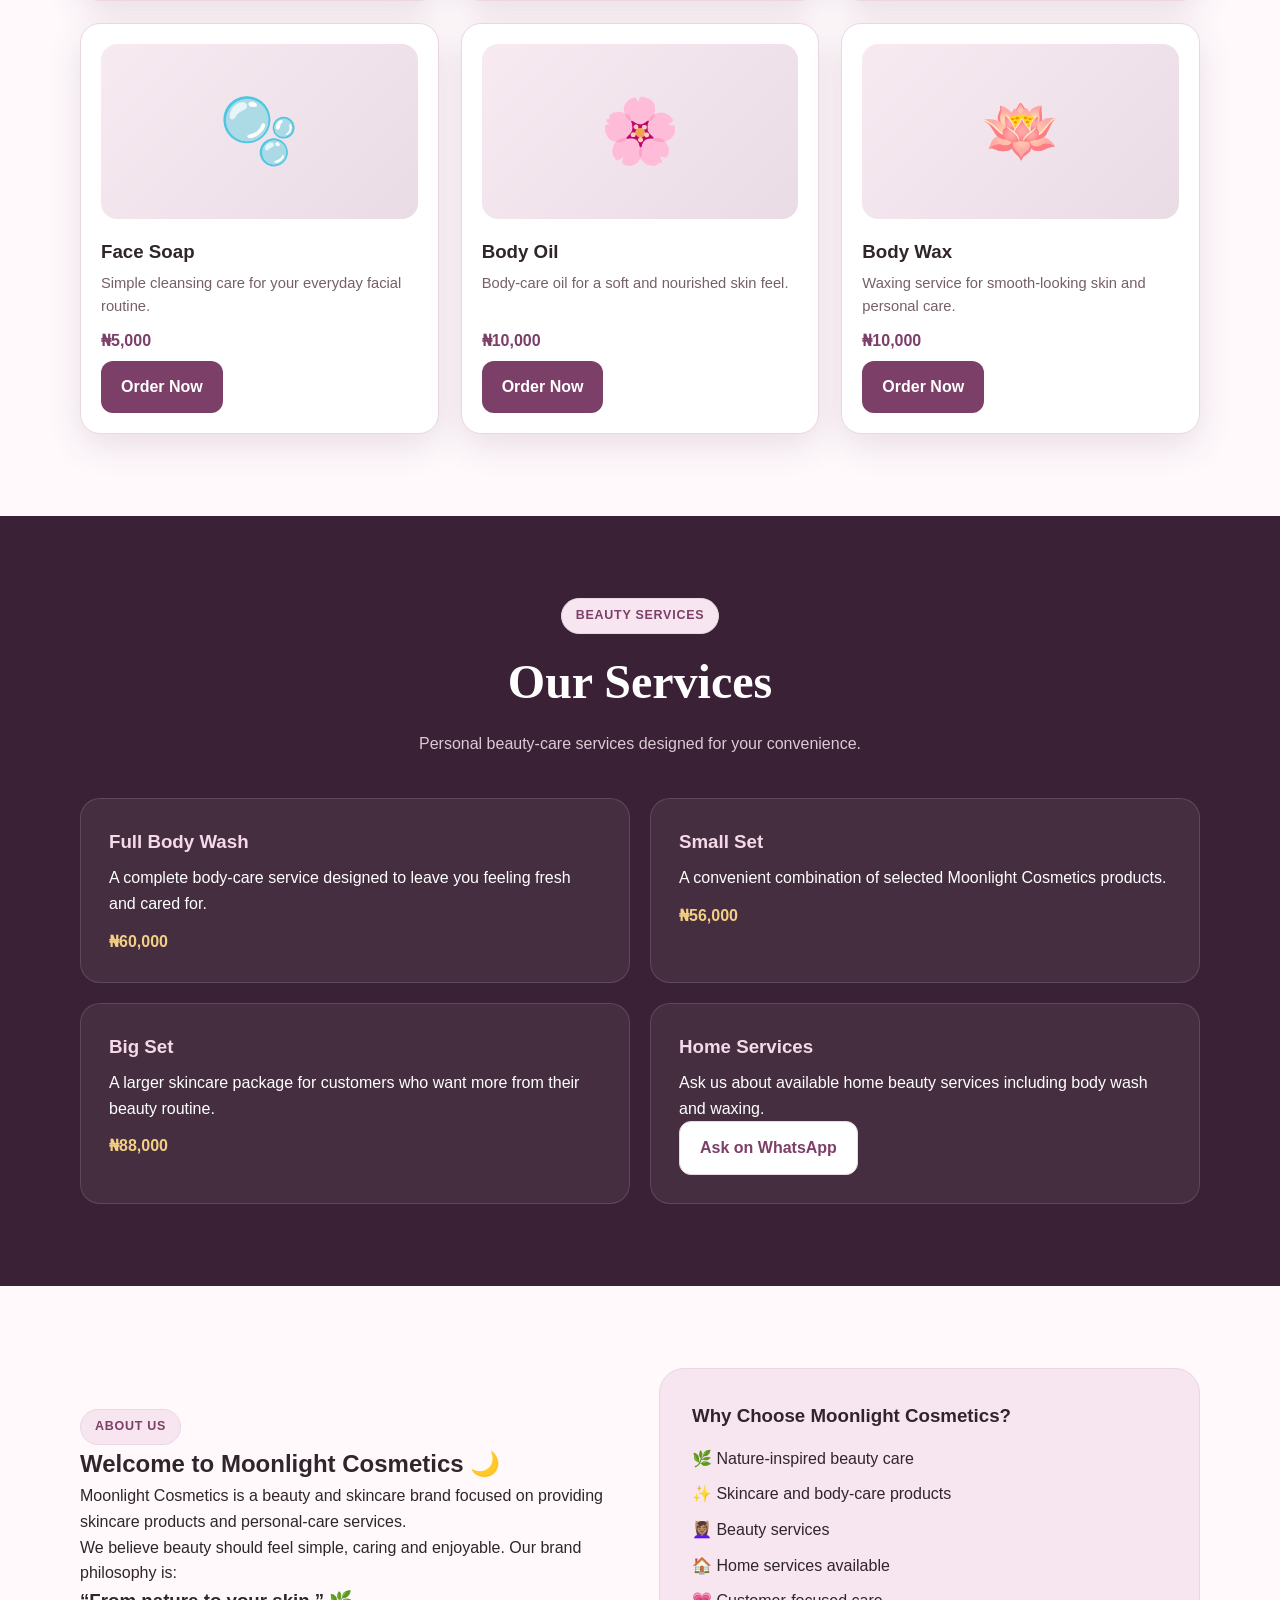
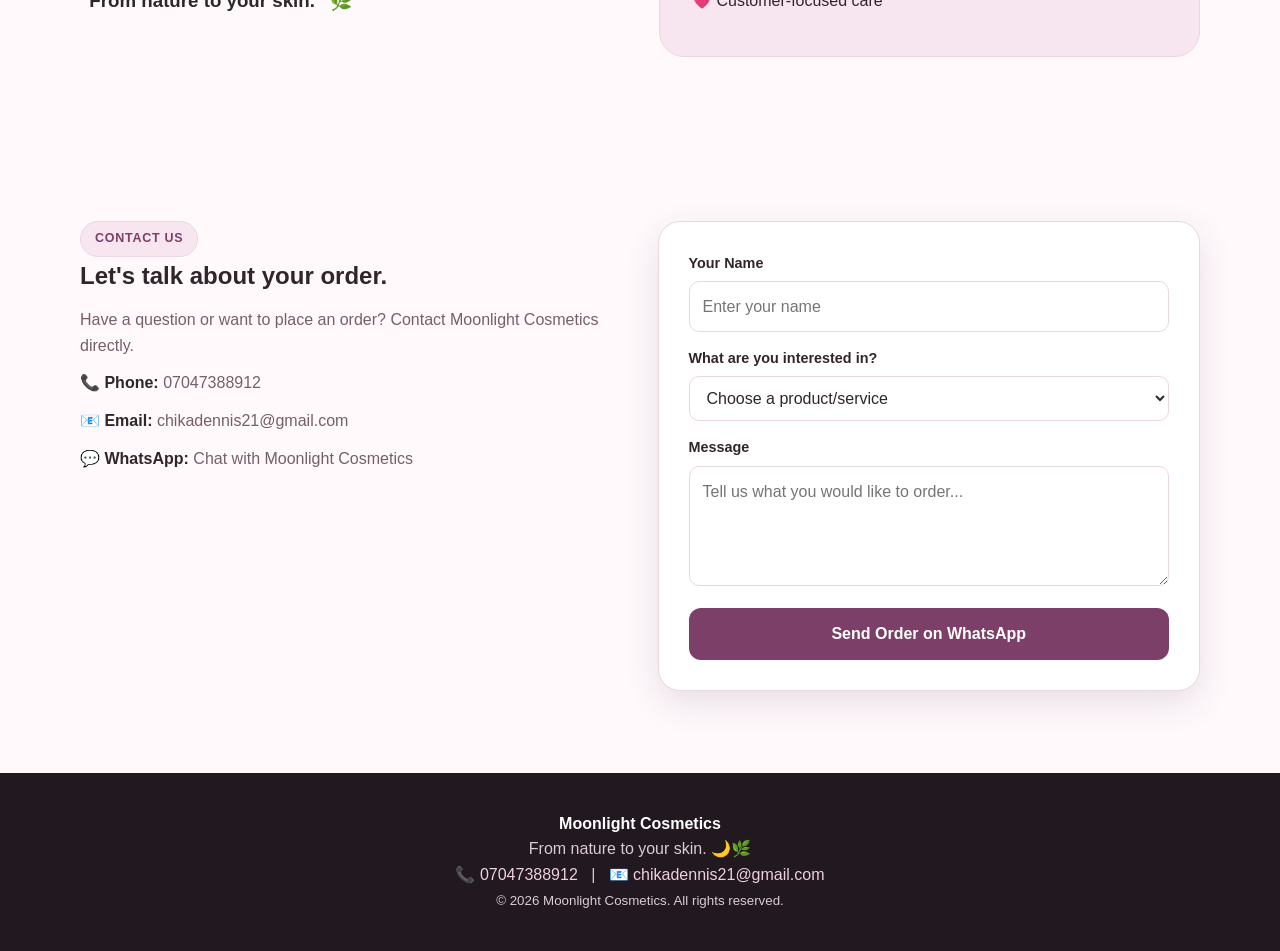
<file: moonlight_cosmetics_website.html>
<!DOCTYPE html>
<html lang="en">
<head>
  <meta charset="UTF-8">
  <meta name="viewport" content="width=device-width, initial-scale=1.0">
  <meta name="description" content="Moonlight Cosmetics - From nature to your skin. Skincare products and beauty services.">
  <title>Moonlight Cosmetics | From Nature to Your Skin</title>

  <style>
    /* =========================
       MOONLIGHT COSMETICS CSS
       ========================= */

    :root {
      --purple: #7c3f68;
      --deep-purple: #3a2135;
      --pink: #f7e5ef;
      --light: #fff9fc;
      --gold: #c79b4b;
      --text: #30252b;
      --muted: #765f69;
      --white: #ffffff;
      --border: #ead7e1;
      --shadow: 0 12px 35px rgba(70, 30, 55, 0.12);
    }

    * {
      margin: 0;
      padding: 0;
      box-sizing: border-box;
      scroll-behavior: smooth;
    }

    body {
      font-family: Arial, Helvetica, sans-serif;
      background: var(--light);
      color: var(--text);
      line-height: 1.6;
    }

    a {
      color: inherit;
      text-decoration: none;
    }

    button,
    input,
    select,
    textarea {
      font: inherit;
    }

    .container {
      width: min(1120px, 92%);
      margin: auto;
    }

    /* NAVIGATION */
    header {
      position: sticky;
      top: 0;
      z-index: 1000;
      background: rgba(255, 249, 252, 0.96);
      backdrop-filter: blur(12px);
      border-bottom: 1px solid var(--border);
    }

    .nav {
      min-height: 72px;
      display: flex;
      align-items: center;
      justify-content: space-between;
      gap: 20px;
    }

    .brand {
      display: flex;
      align-items: center;
      gap: 10px;
      font-weight: 800;
      color: var(--deep-purple);
      font-size: 1.05rem;
    }

    .brand-logo {
      width: 44px;
      height: 44px;
      border-radius: 50%;
      display: grid;
      place-items: center;
      background: linear-gradient(135deg, #241827, var(--purple));
      color: white;
      font-size: 1.35rem;
      box-shadow: var(--shadow);
    }

    .nav-links {
      display: flex;
      align-items: center;
      gap: 22px;
      font-weight: 700;
      font-size: 0.92rem;
    }

    .nav-links a:hover {
      color: var(--purple);
    }

    .menu-btn {
      display: none;
      border: 0;
      background: var(--pink);
      color: var(--deep-purple);
      padding: 8px 11px;
      border-radius: 10px;
      cursor: pointer;
      font-size: 1.4rem;
    }

    /* HERO */
    .hero {
      min-height: 650px;
      display: grid;
      place-items: center;
      background:
        radial-gradient(circle at 85% 20%, rgba(199,155,75,.20), transparent 27%),
        radial-gradient(circle at 8% 85%, rgba(124,63,104,.15), transparent 30%),
        linear-gradient(135deg, #fff7fb, #f5e9f0);
    }

    .hero-grid {
      display: grid;
      grid-template-columns: 1.08fr .92fr;
      gap: 55px;
      align-items: center;
      padding: 85px 0;
    }

    .eyebrow {
      display: inline-block;
      background: var(--pink);
      border: 1px solid var(--border);
      color: var(--purple);
      padding: 7px 14px;
      border-radius: 999px;
      text-transform: uppercase;
      letter-spacing: .06em;
      font-size: .78rem;
      font-weight: 800;
    }

    h1 {
      font-family: Georgia, "Times New Roman", serif;
      font-size: clamp(2.8rem, 7vw, 5.4rem);
      line-height: .98;
      letter-spacing: -.05em;
      margin: 20px 0;
    }

    h1 span {
      color: var(--purple);
    }

    .hero-text {
      max-width: 650px;
      color: var(--muted);
      font-size: 1.08rem;
    }

    .buttons {
      display: flex;
      flex-wrap: wrap;
      gap: 12px;
      margin-top: 28px;
    }

    .btn {
      display: inline-block;
      border: 0;
      border-radius: 12px;
      padding: 13px 20px;
      font-weight: 800;
      cursor: pointer;
      transition: .2s ease;
    }

    .btn:hover {
      transform: translateY(-2px);
    }

    .btn-primary {
      background: var(--purple);
      color: white;
    }

    .btn-primary:hover {
      background: var(--deep-purple);
    }

    .btn-light {
      background: white;
      color: var(--purple);
      border: 1px solid var(--border);
    }

    .hero-card {
      min-height: 430px;
      border-radius: 35px;
      background: linear-gradient(145deg, #291c2b, #8c4771);
      display: grid;
      place-items: center;
      position: relative;
      overflow: hidden;
      box-shadow: 0 25px 70px rgba(65, 25, 50, .24);
      color: white;
    }

    .hero-card::before,
    .hero-card::after {
      content: "";
      position: absolute;
      border: 1px solid rgba(255,255,255,.18);
      border-radius: 50%;
    }

    .hero-card::before {
      width: 330px;
      height: 330px;
    }

    .hero-card::after {
      width: 490px;
      height: 490px;
    }

    .hero-content {
      position: relative;
      z-index: 2;
      text-align: center;
      padding: 20px;
    }

    .moon {
      font-size: 6rem;
      margin-bottom: 10px;
    }

    .hero-content h2 {
      font-family: Georgia, serif;
      font-size: 2rem;
    }

    .hero-content p {
      color: #f7e5ef;
      margin-top: 8px;
    }

    /* GENERAL SECTIONS */
    section {
      padding: 82px 0;
    }

    .section-heading {
      text-align: center;
      max-width: 720px;
      margin: 0 auto 42px;
    }

    .section-heading h2 {
      font-family: Georgia, serif;
      font-size: clamp(2rem, 4vw, 3rem);
      margin: 10px 0;
    }

    .section-heading p {
      color: var(--muted);
    }

    /* PRODUCTS */
    .products {
      display: grid;
      grid-template-columns: repeat(3, 1fr);
      gap: 22px;
    }

    .product-card {
      background: var(--white);
      border: 1px solid var(--border);
      border-radius: 20px;
      padding: 20px;
      box-shadow: var(--shadow);
      transition: .2s ease;
    }

    .product-card:hover {
      transform: translateY(-5px);
    }

    .product-image {
      height: 175px;
      border-radius: 16px;
      background: linear-gradient(135deg, #f8eaf1, #eadce5);
      display: grid;
      place-items: center;
      font-size: 4rem;
      margin-bottom: 18px;
    }

    .product-card h3 {
      margin-bottom: 5px;
    }

    .product-card p {
      color: var(--muted);
      font-size: .92rem;
      min-height: 48px;
    }

    .price {
      color: var(--purple);
      font-weight: 900;
      margin: 8px 0;
    }

    /* SERVICES */
    .services {
      background: var(--deep-purple);
      color: white;
    }

    .services .section-heading p {
      color: #dbcbd4;
    }

    .service-grid {
      display: grid;
      grid-template-columns: repeat(2, 1fr);
      gap: 20px;
    }

    .service-card {
      border: 1px solid rgba(255,255,255,.13);
      background: rgba(255,255,255,.06);
      border-radius: 20px;
      padding: 28px;
    }

    .service-card h3 {
      color: #f6d9e8;
      margin-bottom: 8px;
    }

    .service-price {
      color: #f3cf85;
      font-weight: 900;
      margin-top: 12px;
    }

    /* ABOUT */
    .about-grid {
      display: grid;
      grid-template-columns: 1fr 1fr;
      gap: 38px;
      align-items: center;
    }

    .about-box {
      background: var(--pink);
      border: 1px solid var(--border);
      padding: 32px;
      border-radius: 25px;
    }

    .about-box h3 {
      margin-bottom: 15px;
    }

    .about-box p {
      margin: 10px 0;
    }

    /* CONTACT */
    .contact-grid {
      display: grid;
      grid-template-columns: 1fr 1fr;
      gap: 35px;
      align-items: start;
    }

    .contact-info p {
      color: var(--muted);
      margin: 12px 0;
    }

    .contact-info strong {
      color: var(--text);
    }

    .contact-card {
      background: white;
      border: 1px solid var(--border);
      border-radius: 22px;
      padding: 30px;
      box-shadow: var(--shadow);
    }

    form {
      display: grid;
      gap: 15px;
    }

    label {
      display: block;
      font-weight: 800;
      font-size: .9rem;
      margin-bottom: 6px;
    }

    input,
    select,
    textarea {
      width: 100%;
      border: 1px solid var(--border);
      border-radius: 10px;
      padding: 12px 13px;
      background: white;
      color: var(--text);
      outline: none;
    }

    input:focus,
    select:focus,
    textarea:focus {
      border-color: var(--purple);
      box-shadow: 0 0 0 3px rgba(124,63,104,.10);
    }

    textarea {
      min-height: 120px;
      resize: vertical;
    }

    /* FLOATING WHATSAPP */
    .whatsapp {
      position: fixed;
      right: 20px;
      bottom: 20px;
      z-index: 999;
      background: #25D366;
      color: white;
      padding: 13px 18px;
      border-radius: 999px;
      font-weight: 900;
      box-shadow: 0 12px 30px rgba(0,0,0,.18);
    }

    /* TOAST */
    .toast {
      position: fixed;
      left: 50%;
      bottom: 82px;
      transform: translate(-50%, 20px);
      opacity: 0;
      pointer-events: none;
      background: var(--deep-purple);
      color: white;
      padding: 12px 18px;
      border-radius: 10px;
      transition: .25s;
      z-index: 1100;
      text-align: center;
      max-width: 90%;
    }

    .toast.show {
      opacity: 1;
      transform: translate(-50%, 0);
    }

    /* FOOTER */
    footer {
      background: #211820;
      color: #dbcbd4;
      text-align: center;
      padding: 38px 0;
    }

    footer strong {
      color: white;
    }

    footer a {
      color: #f0cfe0;
    }

    /* RESPONSIVE */
    @media (max-width: 900px) {
      .hero-grid,
      .about-grid,
      .contact-grid {
        grid-template-columns: 1fr;
      }

      .products {
        grid-template-columns: repeat(2, 1fr);
      }
    }

    @media (max-width: 650px) {
      .nav {
        min-height: 65px;
      }

      .menu-btn {
        display: block;
      }

      .nav-links {
        display: none;
        position: absolute;
        top: 70px;
        left: 4%;
        right: 4%;
        flex-direction: column;
        align-items: stretch;
        background: white;
        padding: 18px;
        border: 1px solid var(--border);
        border-radius: 15px;
        box-shadow: var(--shadow);
      }

      .nav-links.show {
        display: flex;
      }

      .products,
      .service-grid {
        grid-template-columns: 1fr;
      }

      .hero {
        min-height: auto;
      }

      .hero-grid {
        padding: 65px 0;
      }

      .hero-card {
        min-height: 330px;
      }

      section {
        padding: 60px 0;
      }

      .whatsapp {
        right: 12px;
        bottom: 12px;
        font-size: .85rem;
      }
    }
  </style>
</head>

<body>

  <!-- =========================
       NAVIGATION
       ========================= -->
  <header>
    <div class="container nav">

      <a href="#home" class="brand">
        <span class="brand-logo">☾</span>
        <span>Moonlight Cosmetics</span>
      </a>

      <button class="menu-btn" id="menuBtn">☰</button>

      <nav class="nav-links" id="navLinks">
        <a href="#home">Home</a>
        <a href="#products">Products</a>
        <a href="#services">Services</a>
        <a href="#about">About</a>
        <a href="#contact">Contact</a>
      </nav>

    </div>
  </header>

  <!-- =========================
       HERO
       ========================= -->
  <main>

    <section class="hero" id="home">
      <div class="container hero-grid">

        <div>
          <span class="eyebrow">Beauty • Care • Nature</span>

          <h1>
            Glow naturally with
            <span>Moonlight Cosmetics.</span>
          </h1>

          <p class="hero-text">
            Skincare products and beauty services inspired by nature,
            created to help you care for your skin and feel confident.
          </p>

          <div class="buttons">
            <a href="#products" class="btn btn-primary">Shop Products</a>
            <a href="#contact" class="btn btn-light">Contact Us</a>
          </div>
        </div>

        <div class="hero-card">
          <div class="hero-content">
            <div class="moon">🌙</div>
            <h2>Moonlight Cosmetics</h2>
            <p>From nature to your skin.</p>
          </div>
        </div>

      </div>
    </section>

    <!-- =========================
         PRODUCTS
         ========================= -->
    <section id="products">
      <div class="container">

        <div class="section-heading">
          <span class="eyebrow">Our Collection</span>
          <h2>Our Products</h2>
          <p>
            Discover Moonlight Cosmetics skincare and body-care products.
          </p>
        </div>

        <div class="products">

          <article class="product-card">
            <div class="product-image">🧼</div>
            <h3>African Black Soap</h3>
            <p>Gentle cleansing care for your everyday skincare routine.</p>
            <div class="price">Small — ₦18,000</div>
            <div class="price">Big — ₦30,000</div>
            <button class="btn btn-primary order-btn" data-product="African Black Soap">
              Order Now
            </button>
          </article>

          <article class="product-card">
            <div class="product-image">✨</div>
            <h3>Body Scrub</h3>
            <p>A body-care favourite for a smooth and refreshed skin feel.</p>
            <div class="price">Small — ₦15,000</div>
            <div class="price">Big — ₦25,000</div>
            <button class="btn btn-primary order-btn" data-product="Body Scrub">
              Order Now
            </button>
          </article>

          <article class="product-card">
            <div class="product-image">💧</div>
            <h3>Face Serum</h3>
            <p>A skincare essential for your daily beauty routine.</p>
            <div class="price">₦8,000</div>
            <button class="btn btn-primary order-btn" data-product="Face Serum">
              Order Now
            </button>
          </article>

          <article class="product-card">
            <div class="product-image">🫧</div>
            <h3>Face Soap</h3>
            <p>Simple cleansing care for your everyday facial routine.</p>
            <div class="price">₦5,000</div>
            <button class="btn btn-primary order-btn" data-product="Face Soap">
              Order Now
            </button>
          </article>

          <article class="product-card">
            <div class="product-image">🌸</div>
            <h3>Body Oil</h3>
            <p>Body-care oil for a soft and nourished skin feel.</p>
            <div class="price">₦10,000</div>
            <button class="btn btn-primary order-btn" data-product="Body Oil">
              Order Now
            </button>
          </article>

          <article class="product-card">
            <div class="product-image">🪷</div>
            <h3>Body Wax</h3>
            <p>Waxing service for smooth-looking skin and personal care.</p>
            <div class="price">₦10,000</div>
            <button class="btn btn-primary order-btn" data-product="Body Wax">
              Order Now
            </button>
          </article>

        </div>
      </div>
    </section>

    <!-- =========================
         SERVICES
         ========================= -->
    <section class="services" id="services">
      <div class="container">

        <div class="section-heading">
          <span class="eyebrow">Beauty Services</span>
          <h2>Our Services</h2>
          <p>
            Personal beauty-care services designed for your convenience.
          </p>
        </div>

        <div class="service-grid">

          <div class="service-card">
            <h3>Full Body Wash</h3>
            <p>
              A complete body-care service designed to leave you
              feeling fresh and cared for.
            </p>
            <div class="service-price">₦60,000</div>
          </div>

          <div class="service-card">
            <h3>Small Set</h3>
            <p>
              A convenient combination of selected Moonlight Cosmetics products.
            </p>
            <div class="service-price">₦56,000</div>
          </div>

          <div class="service-card">
            <h3>Big Set</h3>
            <p>
              A larger skincare package for customers who want more
              from their beauty routine.
            </p>
            <div class="service-price">₦88,000</div>
          </div>

          <div class="service-card">
            <h3>Home Services</h3>
            <p>
              Ask us about available home beauty services including
              body wash and waxing.
            </p>
            <a
              href="https://wa.me/2347047388912?text=Hello%20Moonlight%20Cosmetics%2C%20I%20would%20like%20to%20ask%20about%20your%20home%20services."
              target="_blank"
              class="btn btn-light"
            >
              Ask on WhatsApp
            </a>
          </div>

        </div>
      </div>
    </section>

    <!-- =========================
         ABOUT
         ========================= -->
    <section id="about">
      <div class="container about-grid">

        <div>
          <span class="eyebrow">About Us</span>

          <h2>Welcome to Moonlight Cosmetics 🌙</h2>

          <p>
            Moonlight Cosmetics is a beauty and skincare brand focused on
            providing skincare products and personal-care services.
          </p>

          <p>
            We believe beauty should feel simple, caring and enjoyable.
            Our brand philosophy is:
          </p>

          <h3>“From nature to your skin.” 🌿</h3>
        </div>

        <div class="about-box">
          <h3>Why Choose Moonlight Cosmetics?</h3>

          <p>🌿 Nature-inspired beauty care</p>
          <p>✨ Skincare and body-care products</p>
          <p>💆🏽‍♀️ Beauty services</p>
          <p>🏠 Home services available</p>
          <p>💗 Customer-focused care</p>
        </div>

      </div>
    </section>

    <!-- =========================
         CONTACT
         ========================= -->
    <section id="contact">
      <div class="container contact-grid">

        <div class="contact-info">

          <span class="eyebrow">Contact Us</span>

          <h2>Let's talk about your order.</h2>

          <p>
            Have a question or want to place an order?
            Contact Moonlight Cosmetics directly.
          </p>

          <p>
            <strong>📞 Phone:</strong>
            <a href="tel:+2347047388912">07047388912</a>
          </p>

          <p>
            <strong>📧 Email:</strong>
            <a href="mailto:chikadennis21@gmail.com">
              chikadennis21@gmail.com
            </a>
          </p>

          <p>
            <strong>💬 WhatsApp:</strong>
            <a
              href="https://wa.me/2347047388912"
              target="_blank"
            >
              Chat with Moonlight Cosmetics
            </a>
          </p>

        </div>

        <div class="contact-card">

          <form id="orderForm">

            <div>
              <label for="name">Your Name</label>
              <input
                id="name"
                type="text"
                placeholder="Enter your name"
                required
              >
            </div>

            <div>
              <label for="product">What are you interested in?</label>

              <select id="product" required>
                <option value="">Choose a product/service</option>
                <option>African Black Soap</option>
                <option>Body Scrub</option>
                <option>Face Serum</option>
                <option>Face Soap</option>
                <option>Body Oil</option>
                <option>Body Wax</option>
                <option>Full Body Wash</option>
                <option>Small Set</option>
                <option>Big Set</option>
                <option>Home Service</option>
              </select>
            </div>

            <div>
              <label for="message">Message</label>

              <textarea
                id="message"
                placeholder="Tell us what you would like to order..."
              ></textarea>
            </div>

            <button class="btn btn-primary" type="submit">
              Send Order on WhatsApp
            </button>

          </form>

        </div>

      </div>
    </section>

  </main>

  <!-- FLOATING WHATSAPP -->
  <a
    class="whatsapp"
    href="https://wa.me/2347047388912"
    target="_blank"
    aria-label="Chat with Moonlight Cosmetics on WhatsApp"
  >
    💬 WhatsApp
  </a>

  <div class="toast" id="toast"></div>

  <!-- =========================
       FOOTER
       ========================= -->
  <footer>
    <div class="container">

      <strong>Moonlight Cosmetics</strong>

      <p>From nature to your skin. 🌙🌿</p>

      <p>
        📞 <a href="tel:+2347047388912">07047388912</a>
        &nbsp; | &nbsp;
        📧 <a href="mailto:chikadennis21@gmail.com">chikadennis21@gmail.com</a>
      </p>

      <small>
        © <span id="year"></span> Moonlight Cosmetics. All rights reserved.
      </small>

    </div>
  </footer>

  <!-- =========================
       JAVASCRIPT
       ========================= -->
  <script>

    // MOBILE MENU
    const menuBtn = document.getElementById("menuBtn");
    const navLinks = document.getElementById("navLinks");

    menuBtn.addEventListener("click", function () {
      navLinks.classList.toggle("show");
    });

    // CLOSE MENU AFTER CLICKING A LINK
    document.querySelectorAll(".nav-links a").forEach(function (link) {
      link.addEventListener("click", function () {
        navLinks.classList.remove("show");
      });
    });

    // PRODUCT ORDER BUTTONS
    const orderButtons = document.querySelectorAll(".order-btn");
    const productSelect = document.getElementById("product");

    orderButtons.forEach(function (button) {

      button.addEventListener("click", function () {

        const productName = button.getAttribute("data-product");

        // Select the product automatically
        for (let option of productSelect.options) {
          if (option.value === productName) {
            option.selected = true;
          }
        }

        // Scroll to contact form
        document.getElementById("contact").scrollIntoView({
          behavior: "smooth"
        });

        showToast(productName + " selected. Complete your order below.");

      });

    });

    // WHATSAPP ORDER FORM
    const orderForm = document.getElementById("orderForm");

    orderForm.addEventListener("submit", function (event) {

      event.preventDefault();

      const name = document.getElementById("name").value.trim();
      const product = document.getElementById("product").value;
      const message = document.getElementById("message").value.trim();

      const whatsappNumber = "2347047388912";

      const whatsappMessage =
        "Hello Moonlight Cosmetics!%0A%0A" +
        "My name is " + encodeURIComponent(name) + ".%0A" +
        "I am interested in: " + encodeURIComponent(product) + ".%0A" +
        "Message: " + encodeURIComponent(
          message || "I would like to place an order."
        ) +
        "%0A%0AThank you.";

      const whatsappURL =
        "https://wa.me/" +
        whatsappNumber +
        "?text=" +
        whatsappMessage;

      window.open(whatsappURL, "_blank");

    });

    // TOAST MESSAGE
    function showToast(message) {

      const toast = document.getElementById("toast");

      toast.textContent = message;
      toast.classList.add("show");

      setTimeout(function () {
        toast.classList.remove("show");
      }, 2800);

    }

    // AUTOMATIC COPYRIGHT YEAR
    document.getElementById("year").textContent =
      new Date().getFullYear();

  </script>

</body>
</html>
</file>
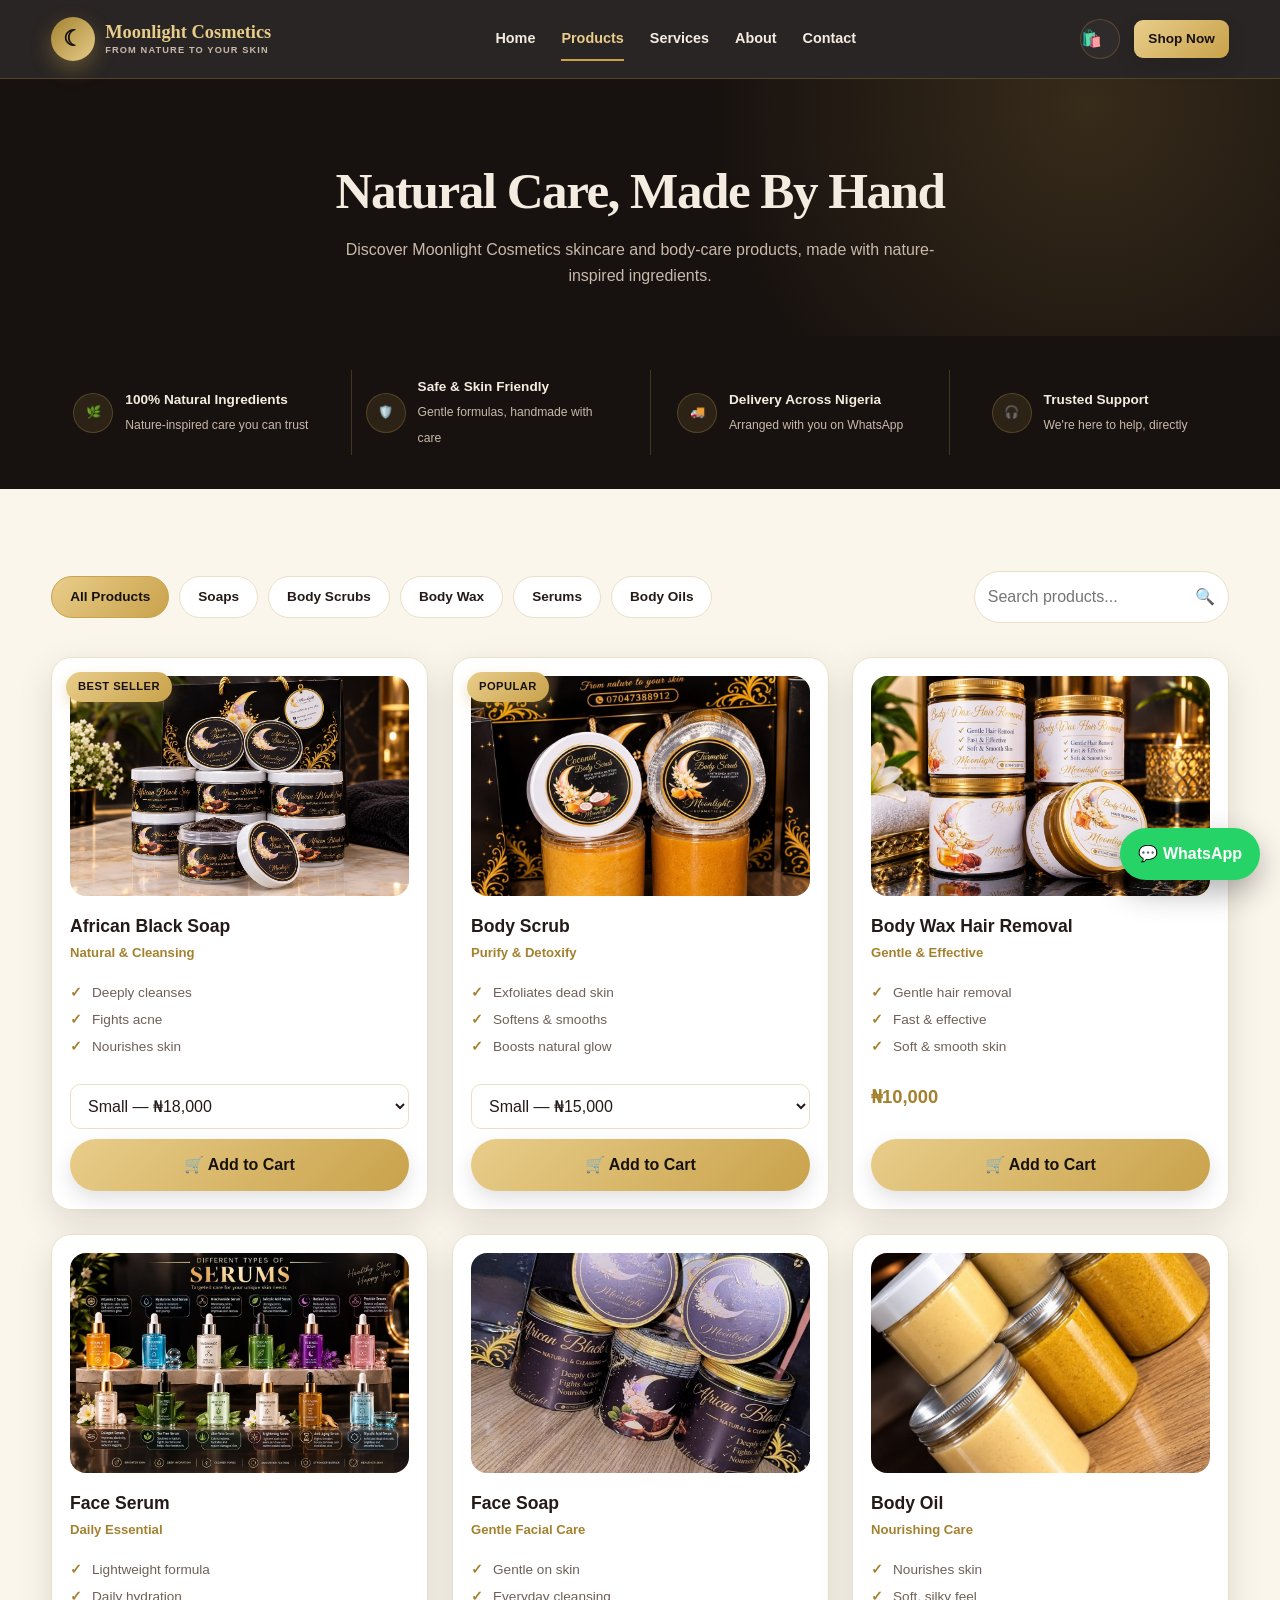
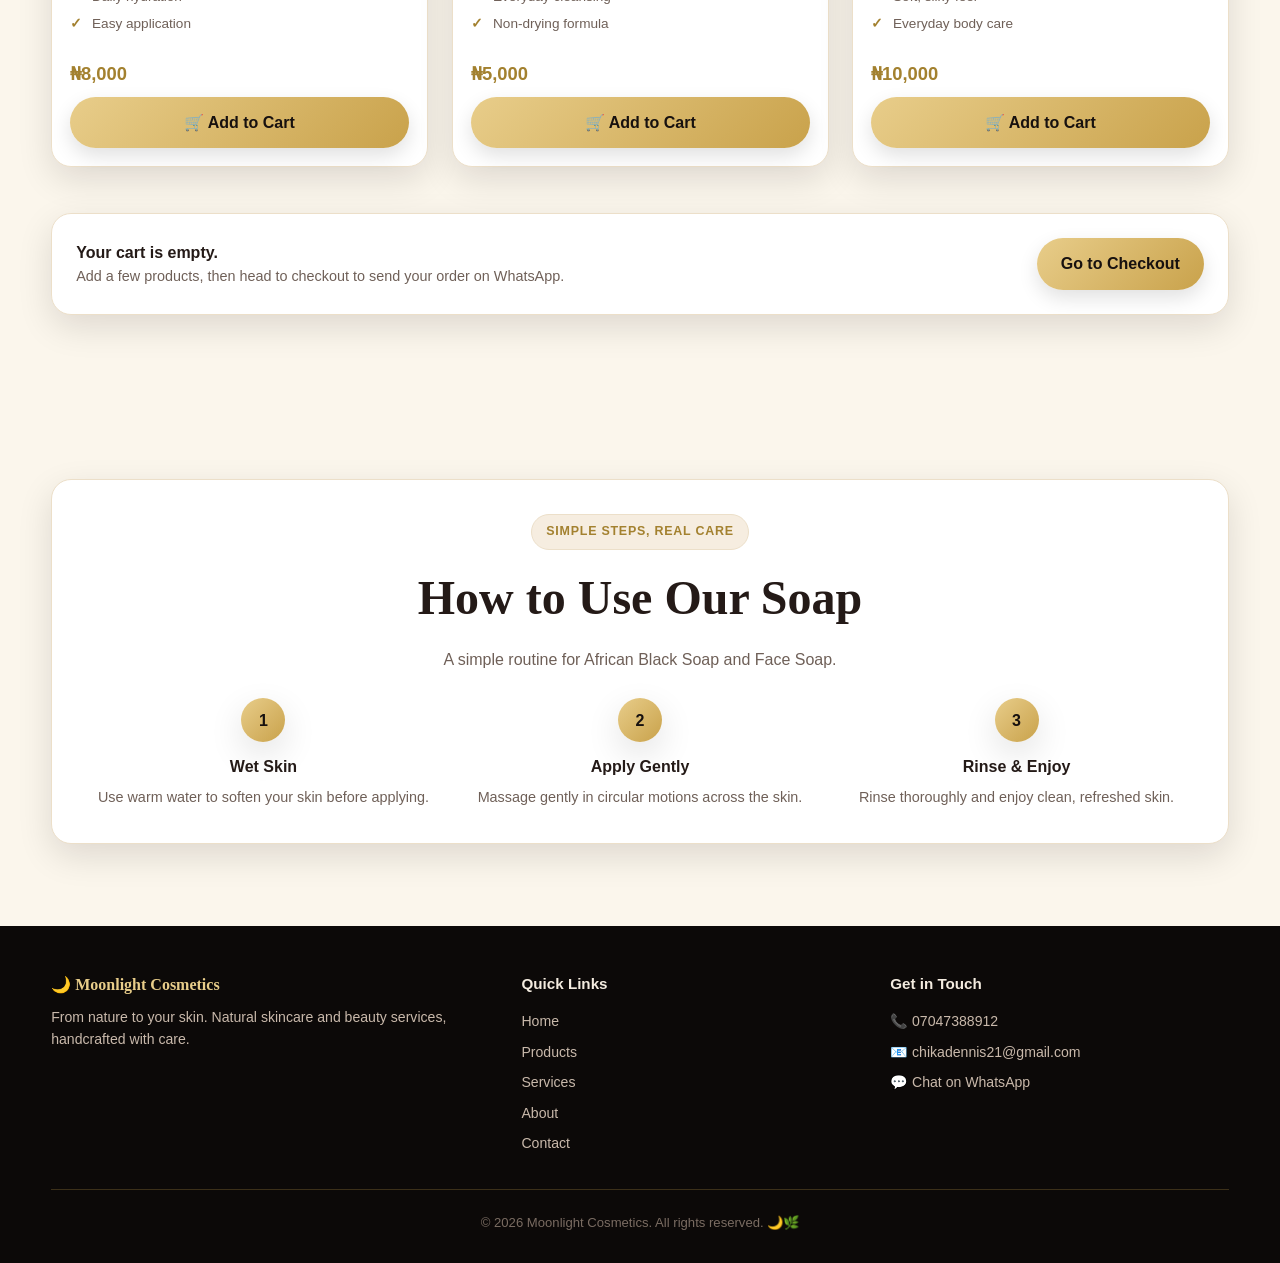
<file: products.html>
<!DOCTYPE html>
<html lang="en">
<head>
  <meta charset="UTF-8">
  <meta name="viewport" content="width=device-width, initial-scale=1.0">
  <meta name="description" content="Shop Moonlight Cosmetics natural skincare products - African Black Soap, Body Scrub, Body Wax and more.">
  <title>Products | Moonlight Cosmetics</title>
  <link rel="stylesheet" href="css/styles.css">
</head>
<body>

  <!-- ============ SHARED HEADER: keep identical across all pages (only the active link differs) ============ -->
  <header>
    <div class="container nav">
      <a href="index.html" class="brand">
        <span class="brand-logo">☾</span>
        <span class="brand-text">Moonlight Cosmetics<small>From Nature To Your Skin</small></span>
      </a>

      <nav class="nav-links" id="navLinks">
        <a href="index.html">Home</a>
        <a href="products.html" class="active">Products</a>
        <a href="services.html">Services</a>
        <a href="about.html">About</a>
        <a href="contact.html">Contact</a>
      </nav>

      <div class="nav-actions">
        <a href="checkout.html" class="icon-btn cart-link" aria-label="View cart">
          🛍️<span class="cart-badge hide" id="cartBadge">0</span>
        </a>
        <a href="products.html" class="btn btn-gold btn-sm shop-now-btn">Shop Now</a>
        <button class="menu-btn" id="menuBtn" aria-label="Toggle menu">☰</button>
      </div>
    </div>
  </header>
  <!-- ============ END SHARED HEADER ============ -->

  <main>

    <div class="page-header">
      <div class="container">
        <h1>Natural Care, Made By Hand</h1>
        <p>Discover Moonlight Cosmetics skincare and body-care products, made with nature-inspired ingredients.</p>
      </div>
    </div>

    <section class="trust-strip">
      <div class="container">
        <div class="trust-bar">
          <div class="trust-item reveal">
            <span class="trust-icon">🌿</span>
            <div><strong>100% Natural Ingredients</strong><span>Nature-inspired care you can trust</span></div>
          </div>
          <div class="trust-item reveal">
            <span class="trust-icon">🛡️</span>
            <div><strong>Safe &amp; Skin Friendly</strong><span>Gentle formulas, handmade with care</span></div>
          </div>
          <div class="trust-item reveal">
            <span class="trust-icon">🚚</span>
            <div><strong>Delivery Across Nigeria</strong><span>Arranged with you on WhatsApp</span></div>
          </div>
          <div class="trust-item reveal">
            <span class="trust-icon">🎧</span>
            <div><strong>Trusted Support</strong><span>We're here to help, directly</span></div>
          </div>
        </div>
      </div>
    </section>

    <section>
      <div class="container">

        <div class="search-filter-bar reveal">
          <div class="category-pills" id="categoryPills">
            <button class="category-pill active" data-category="all">All Products</button>
          </div>
          <div class="search-box">
            <input type="text" id="productSearch" placeholder="Search products...">
            <span class="search-icon">🔍</span>
          </div>
        </div>

        <div class="products" id="productsGrid"></div>

        <div class="mini-cart-callout reveal">
          <div>
            <strong id="miniCartText">Your cart is empty.</strong>
            <div class="hero-text" style="font-size:.9rem; color:var(--muted);">Add a few products, then head to checkout to send your order on WhatsApp.</div>
          </div>
          <a href="checkout.html" class="btn btn-primary">Go to Checkout</a>
        </div>
      </div>
    </section>

    <section>
      <div class="container">
        <div class="how-we-work reveal">
          <div class="section-heading" style="margin-bottom:0;">
            <span class="eyebrow">Simple Steps, Real Care</span>
            <h2>How to Use Our Soap</h2>
            <p>A simple routine for African Black Soap and Face Soap.</p>
          </div>

          <div class="how-we-work-grid">
            <div class="how-step">
              <div class="how-num">1</div>
              <h4>Wet Skin</h4>
              <p>Use warm water to soften your skin before applying.</p>
            </div>
            <div class="how-step">
              <div class="how-num">2</div>
              <h4>Apply Gently</h4>
              <p>Massage gently in circular motions across the skin.</p>
            </div>
            <div class="how-step">
              <div class="how-num">3</div>
              <h4>Rinse & Enjoy</h4>
              <p>Rinse thoroughly and enjoy clean, refreshed skin.</p>
            </div>
          </div>
        </div>
      </div>
    </section>

  </main>

  <!-- ============ SHARED FOOTER: keep identical across all pages ============ -->
  <footer>
    <div class="container">
      <div class="footer-grid">
        <div class="footer-col">
          <strong>🌙 Moonlight Cosmetics</strong>
          <p>From nature to your skin. Natural skincare and beauty services, handcrafted with care.</p>
        </div>
        <div class="footer-col">
          <h4>Quick Links</h4>
          <a href="index.html">Home</a>
          <a href="products.html">Products</a>
          <a href="services.html">Services</a>
          <a href="about.html">About</a>
          <a href="contact.html">Contact</a>
        </div>
        <div class="footer-col">
          <h4>Get in Touch</h4>
          <a href="tel:+2347047388912">📞 07047388912</a>
          <a href="mailto:chikadennis21@gmail.com">📧 chikadennis21@gmail.com</a>
          <a href="https://wa.me/2347047388912" target="_blank">💬 Chat on WhatsApp</a>
        </div>
      </div>
      <div class="footer-bottom">
        © <span id="year"></span> Moonlight Cosmetics. All rights reserved. 🌙🌿
      </div>
    </div>
  </footer>
  <!-- ============ END SHARED FOOTER ============ -->

  <a class="whatsapp" href="https://wa.me/2347047388912" target="_blank" aria-label="Chat with Moonlight Cosmetics on WhatsApp">
    💬 WhatsApp
  </a>

  <div class="toast" id="toast"></div>

  <script src="js/data.js"></script>
  <script src="js/cart.js"></script>
  <script src="js/main.js"></script>
  <script>
    (function () {
      var grid = document.getElementById("productsGrid");
      var pillsWrap = document.getElementById("categoryPills");
      var searchInput = document.getElementById("productSearch");
      if (!grid) return;

      var activeCategory = "all";
      var searchTerm = "";

      PRODUCT_CATEGORIES.forEach(function (cat) {
        var used = PRODUCTS.some(function (p) { return p.filterCategory === cat.id; });
        if (!used) return;
        var btn = document.createElement("button");
        btn.className = "category-pill";
        btn.setAttribute("data-category", cat.id);
        btn.textContent = cat.label;
        pillsWrap.appendChild(btn);
      });

      function renderProducts() {
        var filtered = PRODUCTS.filter(function (p) {
          var matchesCategory = activeCategory === "all" || p.filterCategory === activeCategory;
          var haystack = (p.name + " " + p.tagline + " " + p.description).toLowerCase();
          var matchesSearch = haystack.indexOf(searchTerm) !== -1;
          return matchesCategory && matchesSearch;
        });

        if (!filtered.length) {
          grid.innerHTML = '<div class="no-results">No products match your search.</div>';
          return;
        }

        grid.innerHTML = filtered.map(function (p) {
          var variantOptions = p.variants.map(function (v) {
            return '<option value="' + v.id + '">' + v.label + ' — ' + formatNaira(v.price) + '</option>';
          }).join("");

          var priceBlock = p.variants.length > 1
            ? '<div class="variant-select"><select id="variant-' + p.id + '">' + variantOptions + '</select></div>'
            : '<div class="price">' + formatNaira(p.variants[0].price) + '</div>';

          return (
            '<article class="product-card tilt-card reveal is-visible">' +
            (p.badge ? '<span class="product-badge">' + p.badge + '</span>' : '') +
            '<div class="product-media"><img src="' + p.image + '" alt="' + p.name + '" loading="lazy"' +
            (p.imagePosition ? ' style="object-position:' + p.imagePosition + '"' : '') + '></div>' +
            '<h3>' + p.name + '</h3>' +
            '<div class="product-tagline">' + p.tagline + '</div>' +
            '<ul class="product-features">' + p.features.map(function (f) { return '<li>' + f + '</li>'; }).join("") + '</ul>' +
            priceBlock +
            '<button class="btn btn-primary btn-block add-to-cart-btn" data-product-id="' + p.id + '">🛒 Add to Cart</button>' +
            '</article>'
          );
        }).join("");

        grid.querySelectorAll(".add-to-cart-btn").forEach(function (btn) {
          btn.addEventListener("click", function () {
            var id = btn.getAttribute("data-product-id");
            var select = document.getElementById("variant-" + id);
            var product = PRODUCTS.find(function (p) { return p.id === id; });
            var variantId = select ? select.value : product.variants[0].id;

            addToCart(id, variantId, 1);
            updateMiniCart();
          });
        });
      }

      pillsWrap.addEventListener("click", function (e) {
        var btn = e.target.closest(".category-pill");
        if (!btn) return;
        pillsWrap.querySelectorAll(".category-pill").forEach(function (p) { p.classList.remove("active"); });
        btn.classList.add("active");
        activeCategory = btn.getAttribute("data-category");
        renderProducts();
      });

      if (searchInput) {
        searchInput.addEventListener("input", function () {
          searchTerm = searchInput.value.trim().toLowerCase();
          renderProducts();
        });
      }

      function updateMiniCart() {
        var text = document.getElementById("miniCartText");
        if (!text) return;
        var count = getCartCount();
        text.textContent = count === 0
          ? "Your cart is empty."
          : count + " item" + (count === 1 ? "" : "s") + " in your cart — total " + formatNaira(getCartTotal());
      }

      renderProducts();
      updateMiniCart();
    })();
  </script>
</body>
</html>
</file>
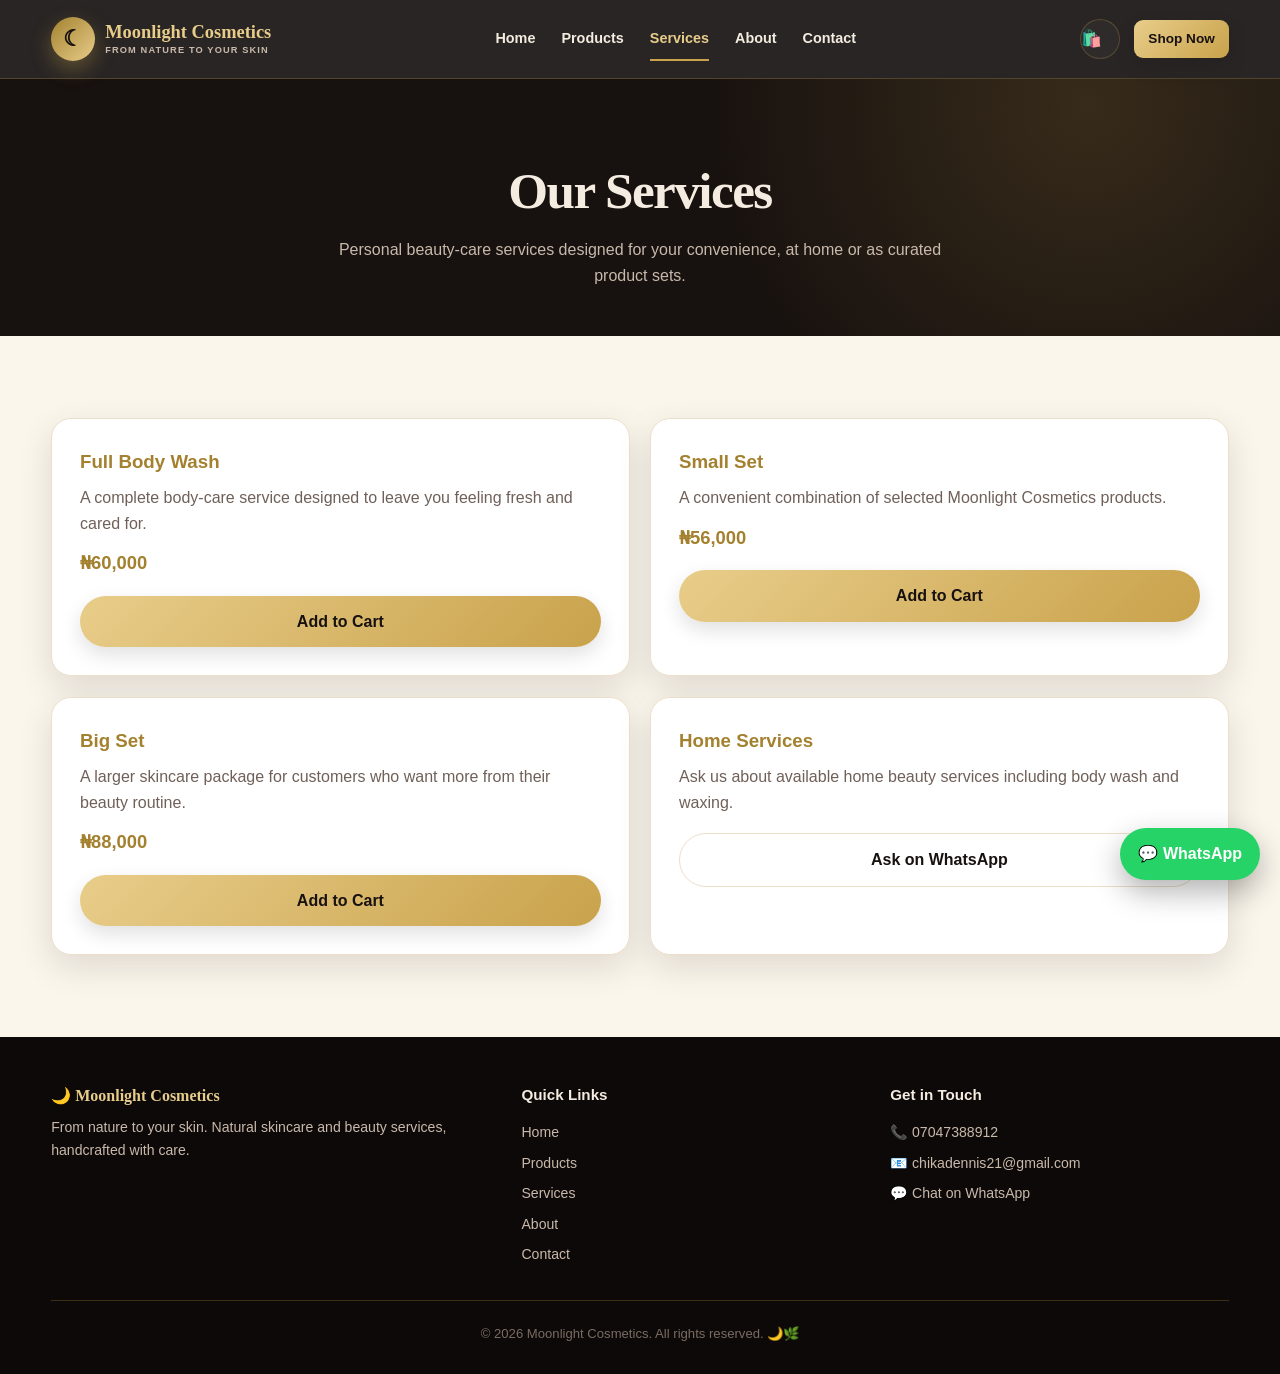
<file: services.html>
<!DOCTYPE html>
<html lang="en">
<head>
  <meta charset="UTF-8">
  <meta name="viewport" content="width=device-width, initial-scale=1.0">
  <meta name="description" content="Moonlight Cosmetics beauty services - Full Body Wash, Small Set, Big Set and home services.">
  <title>Services | Moonlight Cosmetics</title>
  <link rel="stylesheet" href="css/styles.css">
</head>
<body>

  <!-- ============ SHARED HEADER: keep identical across all pages (only the active link differs) ============ -->
  <header>
    <div class="container nav">
      <a href="index.html" class="brand">
        <span class="brand-logo">☾</span>
        <span class="brand-text">Moonlight Cosmetics<small>From Nature To Your Skin</small></span>
      </a>

      <nav class="nav-links" id="navLinks">
        <a href="index.html">Home</a>
        <a href="products.html">Products</a>
        <a href="services.html" class="active">Services</a>
        <a href="about.html">About</a>
        <a href="contact.html">Contact</a>
      </nav>

      <div class="nav-actions">
        <a href="checkout.html" class="icon-btn cart-link" aria-label="View cart">
          🛍️<span class="cart-badge hide" id="cartBadge">0</span>
        </a>
        <a href="products.html" class="btn btn-gold btn-sm shop-now-btn">Shop Now</a>
        <button class="menu-btn" id="menuBtn" aria-label="Toggle menu">☰</button>
      </div>
    </div>
  </header>
  <!-- ============ END SHARED HEADER ============ -->

  <main class="services-page">

    <div class="page-header">
      <div class="container">
        <h1>Our Services</h1>
        <p>Personal beauty-care services designed for your convenience, at home or as curated product sets.</p>
      </div>
    </div>

    <section>
      <div class="container">
        <div class="service-grid" id="servicesGrid"></div>
      </div>
    </section>

  </main>

  <!-- ============ SHARED FOOTER: keep identical across all pages ============ -->
  <footer>
    <div class="container">
      <div class="footer-grid">
        <div class="footer-col">
          <strong>🌙 Moonlight Cosmetics</strong>
          <p>From nature to your skin. Natural skincare and beauty services, handcrafted with care.</p>
        </div>
        <div class="footer-col">
          <h4>Quick Links</h4>
          <a href="index.html">Home</a>
          <a href="products.html">Products</a>
          <a href="services.html">Services</a>
          <a href="about.html">About</a>
          <a href="contact.html">Contact</a>
        </div>
        <div class="footer-col">
          <h4>Get in Touch</h4>
          <a href="tel:+2347047388912">📞 07047388912</a>
          <a href="mailto:chikadennis21@gmail.com">📧 chikadennis21@gmail.com</a>
          <a href="https://wa.me/2347047388912" target="_blank">💬 Chat on WhatsApp</a>
        </div>
      </div>
      <div class="footer-bottom">
        © <span id="year"></span> Moonlight Cosmetics. All rights reserved. 🌙🌿
      </div>
    </div>
  </footer>
  <!-- ============ END SHARED FOOTER ============ -->

  <a class="whatsapp" href="https://wa.me/2347047388912" target="_blank" aria-label="Chat with Moonlight Cosmetics on WhatsApp">
    💬 WhatsApp
  </a>

  <div class="toast" id="toast"></div>

  <script src="js/data.js"></script>
  <script src="js/cart.js"></script>
  <script>
    (function () {
      var grid = document.getElementById("servicesGrid");
      if (!grid) return;

      var cards = SERVICES.map(function (s) {
        return (
          '<div class="service-card tilt-card reveal">' +
          '<h3>' + s.name + '</h3>' +
          '<p>' + s.description + '</p>' +
          '<div class="service-price">' + formatNaira(s.variants[0].price) + '</div>' +
          '<button class="btn btn-primary add-to-cart-btn" data-product-id="' + s.id + '">Add to Cart</button>' +
          '</div>'
        );
      }).join("");

      cards += (
        '<div class="service-card tilt-card reveal">' +
        '<h3>Home Services</h3>' +
        '<p>Ask us about available home beauty services including body wash and waxing.</p>' +
        '<a href="https://wa.me/2347047388912?text=Hello%20Moonlight%20Cosmetics%2C%20I%20would%20like%20to%20ask%20about%20your%20home%20services." target="_blank" class="btn btn-light">Ask on WhatsApp</a>' +
        '</div>'
      );

      grid.innerHTML = cards;

      grid.querySelectorAll(".add-to-cart-btn").forEach(function (btn) {
        btn.addEventListener("click", function () {
          addToCart(btn.getAttribute("data-product-id"), "std", 1);
        });
      });
    })();
  </script>
  <script src="js/main.js"></script>
</body>
</html>
</file>
<file: css/styles.css>
/* =========================================================
   MOONLIGHT COSMETICS — SHARED STYLESHEET
   Black & gold luxury theme. Loaded by every page.
   ========================================================= */

:root {
  --black: #0c0908;
  --near-black: #17110f;
  --charcoal: #241a17;
  --gold: #c9a24b;
  --gold-light: #e8cd8a;
  --gold-dark: #a3812f;
  --cream: #fbf6ec;
  --pink: #f6ede0;
  --text: #241a17;
  --muted: #6f6058;
  --text-on-dark: #f4ece0;
  --muted-on-dark: #c9b9ab;
  --white: #ffffff;
  --border: #ecdfc9;
  --border-on-dark: rgba(201, 162, 75, .25);
  --shadow: 0 12px 35px rgba(20, 12, 5, 0.12);
  --shadow-lg: 0 25px 70px rgba(10, 6, 3, 0.45);
  --shadow-hover: 0 20px 45px rgba(20, 12, 5, 0.20);
  --radius: 20px;
  --radius-sm: 12px;
  --ease: cubic-bezier(.22, 1, .36, 1);

  /* backward-compat aliases used by a few inline styles */
  --purple: var(--gold-dark);
  --deep-purple: var(--near-black);
}

* {
  margin: 0;
  padding: 0;
  box-sizing: border-box;
}

html {
  scroll-behavior: smooth;
}

@media (prefers-reduced-motion: reduce) {
  html {
    scroll-behavior: auto;
  }
  * {
    animation-duration: 0.01ms !important;
    transition-duration: 0.01ms !important;
  }
}

body {
  font-family: Arial, Helvetica, sans-serif;
  background: var(--cream);
  color: var(--text);
  line-height: 1.6;
}

a {
  color: inherit;
  text-decoration: none;
}

img {
  max-width: 100%;
  display: block;
}

button,
input,
select,
textarea {
  font: inherit;
}

.container {
  width: min(1180px, 92%);
  margin: auto;
}

/* =========================================================
   SCROLL REVEAL
   ========================================================= */
.reveal {
  opacity: 0;
  transform: translateY(26px);
  transition: opacity .7s var(--ease), transform .7s var(--ease);
}

.reveal.is-visible {
  opacity: 1;
  transform: translateY(0);
}

/* =========================================================
   NAVIGATION
   ========================================================= */
header {
  position: sticky;
  top: 0;
  z-index: 1000;
  background: rgba(12, 9, 8, 0.88);
  backdrop-filter: blur(14px);
  -webkit-backdrop-filter: blur(14px);
  border-bottom: 1px solid var(--border-on-dark);
  transition: box-shadow .3s var(--ease), background .3s var(--ease);
  color: var(--text-on-dark);
}

header.scrolled {
  background: rgba(12, 9, 8, 0.97);
  box-shadow: 0 10px 30px rgba(0, 0, 0, 0.35);
}

.nav {
  min-height: 78px;
  display: flex;
  align-items: center;
  justify-content: space-between;
  gap: 20px;
}

.brand {
  display: flex;
  align-items: center;
  gap: 10px;
  font-weight: 800;
  font-family: Georgia, "Times New Roman", serif;
  color: var(--gold-light);
  font-size: 1.15rem;
}

.brand-text {
  display: flex;
  flex-direction: column;
  line-height: 1.15;
}

.brand small {
  display: block;
  font-family: Arial, Helvetica, sans-serif;
  font-weight: 600;
  font-size: .58rem;
  letter-spacing: .12em;
  text-transform: uppercase;
  color: var(--muted-on-dark);
  margin-top: 2px;
}

.nav-actions {
  display: flex;
  align-items: center;
  gap: 12px;
}

.brand-logo {
  width: 44px;
  height: 44px;
  border-radius: 50%;
  display: grid;
  place-items: center;
  background: linear-gradient(135deg, var(--gold-dark), var(--gold-light));
  color: var(--near-black);
  font-size: 1.35rem;
  box-shadow: 0 8px 20px rgba(201, 162, 75, .35);
}

.nav-links {
  display: flex;
  align-items: center;
  gap: 26px;
  font-weight: 700;
  font-size: 0.9rem;
}

.nav-links a {
  position: relative;
  padding: 6px 0;
  transition: color .2s ease;
  color: var(--text-on-dark);
}

.nav-links a::after {
  content: "";
  position: absolute;
  left: 0;
  bottom: -4px;
  width: 0;
  height: 2px;
  background: var(--gold);
  transition: width .25s var(--ease);
}

.nav-links a:hover {
  color: var(--gold-light);
}

.nav-links a:hover::after,
.nav-links a.active::after {
  width: 100%;
}

.nav-links a.active {
  color: var(--gold-light);
}

.nav-actions {
  display: flex;
  align-items: center;
  gap: 14px;
}

.icon-btn {
  width: 40px;
  height: 40px;
  border-radius: 50%;
  display: grid;
  place-items: center;
  border: 1px solid var(--border-on-dark);
  background: rgba(255, 255, 255, .03);
  color: var(--text-on-dark);
  font-size: 1.05rem;
  flex-shrink: 0;
}

.cart-link {
  position: relative;
  display: inline-flex;
}

.cart-link::after {
  content: none !important;
}

.cart-badge {
  position: absolute;
  top: -6px;
  right: -6px;
  display: inline-grid;
  place-items: center;
  min-width: 18px;
  height: 18px;
  padding: 0 4px;
  border-radius: 999px;
  background: var(--gold);
  color: var(--near-black);
  font-size: .66rem;
  font-weight: 900;
  border: 2px solid var(--black);
}

.cart-badge.hide {
  display: none;
}

.menu-btn {
  display: none;
  border: 1px solid var(--border-on-dark);
  background: rgba(255, 255, 255, .03);
  color: var(--text-on-dark);
  padding: 8px 11px;
  border-radius: 10px;
  cursor: pointer;
  font-size: 1.3rem;
}

/* =========================================================
   BUTTONS
   ========================================================= */
.btn {
  display: inline-flex;
  align-items: center;
  justify-content: center;
  gap: 8px;
  border: 0;
  border-radius: 999px;
  padding: 13px 24px;
  font-weight: 800;
  cursor: pointer;
  transition: transform .2s var(--ease), box-shadow .2s var(--ease), background .2s ease;
  box-shadow: 0 8px 20px rgba(0, 0, 0, 0.12);
}

.btn:hover {
  transform: translateY(-3px);
  box-shadow: 0 16px 32px rgba(0, 0, 0, 0.22);
}

.btn:active {
  transform: translateY(-1px) scale(.98);
  box-shadow: 0 6px 14px rgba(0, 0, 0, 0.18);
}

.btn-primary {
  background: linear-gradient(135deg, var(--gold-light), var(--gold));
  color: var(--near-black);
}

.btn-gold {
  background: linear-gradient(135deg, var(--gold-light), var(--gold));
  color: var(--near-black);
}

.btn-light {
  background: transparent;
  color: var(--text-on-dark);
  border: 1px solid var(--border-on-dark);
  box-shadow: none;
}

.btn-light:hover {
  background: rgba(255, 255, 255, .06);
}

.btn-block {
  width: 100%;
}

.btn-sm {
  padding: 8px 14px;
  font-size: .85rem;
  border-radius: 9px;
}

.btn[disabled] {
  opacity: .5;
  cursor: not-allowed;
  transform: none !important;
}

/* On light/cream sections, outline buttons need dark text */
section:not(.hero):not(.services):not(.trust-strip) .btn-light {
  color: var(--near-black);
  border-color: var(--border);
}

section:not(.hero):not(.services):not(.trust-strip) .btn-light:hover {
  background: rgba(0, 0, 0, .04);
}

/* =========================================================
   HERO (video background)
   ========================================================= */
.hero {
  min-height: 640px;
  display: grid;
  place-items: center;
  position: relative;
  overflow: hidden;
  background: var(--near-black);
  color: var(--text-on-dark);
}

.hero-video {
  position: absolute;
  inset: 0;
  width: 100%;
  height: 100%;
  object-fit: cover;
  z-index: 0;
  opacity: .55;
}

.hero::before {
  content: "";
  position: absolute;
  inset: 0;
  z-index: 1;
  background:
    linear-gradient(100deg, rgba(12, 9, 8, .92) 20%, rgba(12, 9, 8, .55) 55%, rgba(12, 9, 8, .85) 100%),
    radial-gradient(circle at 85% 15%, rgba(201, 162, 75, .18), transparent 35%);
}

.hero-orb {
  position: absolute;
  border-radius: 50%;
  filter: blur(50px);
  opacity: .5;
  pointer-events: none;
  z-index: 1;
}

.hero-orb--1 {
  width: 260px;
  height: 260px;
  top: 8%;
  right: 10%;
  background: radial-gradient(circle, rgba(201, 162, 75, .5), transparent 70%);
}

.hero-orb--2 {
  width: 320px;
  height: 320px;
  bottom: 4%;
  left: 4%;
  background: radial-gradient(circle, rgba(201, 162, 75, .25), transparent 70%);
}

.hero-grid {
  display: grid;
  grid-template-columns: 1.08fr .92fr;
  gap: 55px;
  align-items: center;
  padding: 90px 0;
  position: relative;
  z-index: 2;
}

.eyebrow {
  display: inline-block;
  background: rgba(201, 162, 75, .1);
  border: 1px solid var(--border-on-dark);
  color: var(--gold-light);
  padding: 7px 14px;
  border-radius: 999px;
  text-transform: uppercase;
  letter-spacing: .06em;
  font-size: .78rem;
  font-weight: 800;
}

section:not(.hero):not(.services):not(.trust-strip) .eyebrow {
  background: var(--pink);
  border-color: var(--border);
  color: var(--gold-dark);
}

h1 {
  font-family: Georgia, "Times New Roman", serif;
  font-size: clamp(2.8rem, 7vw, 5rem);
  line-height: 1.02;
  letter-spacing: -.03em;
  margin: 20px 0;
}

h1 span {
  color: var(--gold-light);
}

.hero-text {
  max-width: 620px;
  color: var(--muted-on-dark);
  font-size: 1.08rem;
}

.buttons {
  display: flex;
  flex-wrap: wrap;
  gap: 12px;
  margin-top: 28px;
}

.hero-features {
  display: flex;
  flex-wrap: wrap;
  gap: 26px;
  margin-top: 34px;
}

.hero-feature {
  display: flex;
  align-items: center;
  gap: 10px;
  font-size: .85rem;
  color: var(--muted-on-dark);
}

.hero-feature .icon {
  font-size: 1.2rem;
  color: var(--gold-light);
}

.hero-product-figure {
  position: relative;
  z-index: 2;
  display: grid;
  place-items: center;
}

.hero-product-figure img {
  max-width: 380px;
  border-radius: 28px;
  box-shadow: var(--shadow-lg);
  transform-style: preserve-3d;
  transition: transform .35s var(--ease);
}

.hero-card {
  min-height: 430px;
  border-radius: 35px;
  background: linear-gradient(145deg, var(--near-black), var(--charcoal));
  border: 1px solid var(--border-on-dark);
  display: grid;
  place-items: center;
  position: relative;
  overflow: hidden;
  box-shadow: var(--shadow-lg);
  color: var(--text-on-dark);
  transform-style: preserve-3d;
  transition: transform .35s var(--ease);
}

.hero-card::before,
.hero-card::after {
  content: "";
  position: absolute;
  border: 1px solid var(--border-on-dark);
  border-radius: 50%;
}

.hero-card::before {
  width: 330px;
  height: 330px;
}

.hero-card::after {
  width: 490px;
  height: 490px;
}

.hero-content {
  position: relative;
  z-index: 2;
  text-align: center;
  padding: 20px;
}

.moon {
  font-size: 6rem;
  margin-bottom: 10px;
  filter: drop-shadow(0 18px 24px rgba(0, 0, 0, .5));
}

.hero-content h2 {
  font-family: Georgia, serif;
  font-size: 2rem;
}

.hero-content p {
  color: var(--muted-on-dark);
  margin-top: 8px;
}

/* =========================================================
   TRUST STRIP (dark, full-bleed)
   ========================================================= */
.trust-strip {
  background: var(--near-black);
  color: var(--text-on-dark);
  padding: 34px 0;
}

.trust-bar {
  display: grid;
  grid-template-columns: repeat(4, 1fr);
  gap: 20px;
}

.trust-item {
  display: flex;
  align-items: center;
  gap: 12px;
  justify-content: center;
  text-align: left;
  padding: 6px 14px;
  border-left: 1px solid var(--border-on-dark);
}

.trust-item:first-child {
  border-left: 0;
}

.trust-icon {
  font-size: 1.4rem;
  width: 40px;
  height: 40px;
  border-radius: 50%;
  display: grid;
  place-items: center;
  background: rgba(201, 162, 75, .12);
  border: 1px solid var(--border-on-dark);
  color: var(--gold-light);
  flex-shrink: 0;
}

.trust-item strong {
  display: block;
  font-size: .85rem;
  color: var(--text-on-dark);
}

.trust-item span {
  color: var(--muted-on-dark);
  font-size: .76rem;
}

/* light variant, used inline on cream backgrounds if needed */
.trust-strip.light {
  background: var(--white);
  color: var(--text);
  border-bottom: 1px solid var(--border);
}

.trust-strip.light .trust-item {
  border-left-color: var(--border);
}

.trust-strip.light .trust-icon {
  background: var(--pink);
  border-color: var(--border);
  color: var(--gold-dark);
}

.trust-strip.light .trust-item strong {
  color: var(--text);
}

.trust-strip.light .trust-item span {
  color: var(--muted);
}

/* =========================================================
   GENERAL SECTIONS
   ========================================================= */
section {
  padding: 82px 0;
}

.section-tight {
  padding: 50px 0;
}

.section-heading {
  text-align: center;
  max-width: 720px;
  margin: 0 auto 42px;
}

.section-heading h2 {
  font-family: Georgia, serif;
  font-size: clamp(2rem, 4vw, 3rem);
  margin: 10px 0;
}

.section-heading p {
  color: var(--muted);
}

.services .section-heading p,
.trust-strip .section-heading p {
  color: var(--muted-on-dark);
}

.section-foot {
  text-align: center;
  margin-top: 38px;
}

.page-header {
  background: var(--near-black);
  color: var(--text-on-dark);
  padding: 66px 0 48px;
  text-align: center;
  position: relative;
  overflow: hidden;
}

.page-header::before {
  content: "";
  position: absolute;
  inset: 0;
  background: radial-gradient(circle at 85% 10%, rgba(201, 162, 75, .18), transparent 35%);
}

.page-header .container {
  position: relative;
  z-index: 1;
}

.page-header h1 {
  font-size: clamp(2.2rem, 5vw, 3.2rem);
}

.page-header p {
  color: var(--muted-on-dark);
  max-width: 620px;
  margin: 12px auto 0;
}

.breadcrumb {
  color: var(--muted-on-dark);
  font-size: .85rem;
  margin-bottom: 10px;
}

.breadcrumb a:hover {
  color: var(--gold-light);
}

/* =========================================================
   TILT CARDS (3D hover)
   ========================================================= */
.tilt-card {
  transform: perspective(900px) rotateX(0deg) rotateY(0deg) translateY(0);
  transition: transform .35s var(--ease), box-shadow .35s var(--ease);
  will-change: transform;
}

/* =========================================================
   PRODUCTS
   ========================================================= */
.search-filter-bar {
  display: flex;
  align-items: center;
  justify-content: space-between;
  gap: 18px;
  flex-wrap: wrap;
  margin-bottom: 34px;
}

.category-pills {
  display: flex;
  flex-wrap: wrap;
  gap: 10px;
}

.category-pill {
  border: 1px solid var(--border);
  background: var(--white);
  color: var(--text);
  padding: 9px 18px;
  border-radius: 999px;
  font-weight: 700;
  font-size: .85rem;
  cursor: pointer;
  transition: .2s var(--ease);
}

.category-pill:hover {
  border-color: var(--gold);
}

.category-pill.active {
  background: linear-gradient(135deg, var(--gold-light), var(--gold));
  border-color: var(--gold);
  color: var(--near-black);
}

.search-box {
  position: relative;
  min-width: 230px;
}

.search-box input {
  padding-right: 40px;
  border-radius: 999px;
}

.search-box .search-icon {
  position: absolute;
  right: 14px;
  top: 50%;
  transform: translateY(-50%);
  color: var(--muted);
  pointer-events: none;
}

.products {
  display: grid;
  grid-template-columns: repeat(3, 1fr);
  gap: 24px;
}

.product-card {
  background: var(--white);
  border: 1px solid var(--border);
  border-radius: var(--radius);
  padding: 18px;
  box-shadow: var(--shadow);
  position: relative;
  display: flex;
  flex-direction: column;
}

.product-card:hover {
  box-shadow: var(--shadow-hover);
}

.product-badge {
  position: absolute;
  top: 14px;
  left: 14px;
  z-index: 2;
  background: linear-gradient(135deg, var(--gold-light), var(--gold));
  color: var(--near-black);
  font-size: .7rem;
  font-weight: 800;
  padding: 6px 12px;
  border-radius: 999px;
  box-shadow: 0 6px 14px rgba(201, 162, 75, .35);
  text-transform: uppercase;
  letter-spacing: .04em;
}

.product-media {
  position: relative;
  height: 220px;
  border-radius: 16px;
  overflow: hidden;
  margin-bottom: 16px;
  background: linear-gradient(135deg, var(--pink), var(--border));
}

.product-media img {
  width: 100%;
  height: 100%;
  object-fit: cover;
  transition: transform .5s var(--ease), filter .35s ease;
  filter: drop-shadow(0 6px 10px rgba(0, 0, 0, .06));
}

.product-card:hover .product-media img {
  transform: scale(1.06);
  filter: drop-shadow(0 14px 18px rgba(0, 0, 0, .14));
}

.product-card h3 {
  margin-bottom: 2px;
  font-size: 1.1rem;
}

.product-tagline {
  color: var(--gold-dark);
  font-weight: 700;
  font-size: .82rem;
  margin-bottom: 10px;
}

.product-features {
  list-style: none;
  margin: 4px 0 12px;
  min-height: 68px;
}

.product-features li {
  font-size: .85rem;
  color: var(--muted);
  padding-left: 22px;
  position: relative;
  margin: 5px 0;
}

.product-features li::before {
  content: "✓";
  position: absolute;
  left: 0;
  color: var(--gold-dark);
  font-weight: 800;
}

.price-row {
  display: flex;
  flex-wrap: wrap;
  gap: 8px;
  margin: 10px 0 4px;
}

.price-chip {
  background: var(--pink);
  color: var(--gold-dark);
  font-weight: 800;
  font-size: .85rem;
  padding: 6px 12px;
  border-radius: 999px;
  border: 1px solid var(--border);
}

.price {
  color: var(--gold-dark);
  font-weight: 900;
  margin: 8px 0;
  font-size: 1.15rem;
}

.variant-select {
  margin: 10px 0;
}

.product-card .btn {
  margin-top: auto;
}

.mini-cart-callout {
  margin-top: 46px;
  background: var(--white);
  border: 1px solid var(--border);
  border-radius: var(--radius);
  padding: 24px;
  display: flex;
  align-items: center;
  justify-content: space-between;
  gap: 16px;
  flex-wrap: wrap;
  box-shadow: var(--shadow);
}

.no-results {
  text-align: center;
  padding: 50px 20px;
  color: var(--muted);
  grid-column: 1 / -1;
}

/* =========================================================
   INGREDIENTS / "POWERED BY NATURE"
   ========================================================= */
.ingredients-section {
  background:
    linear-gradient(180deg, rgba(12, 9, 8, .90), rgba(12, 9, 8, .95)),
    url("../images/9967a235-7faf-43e9-8abd-53d0ee0607fe.png");
  background-size: cover;
  background-position: center;
  color: var(--text-on-dark);
  position: relative;
  overflow: hidden;
}

.ingredients-section .section-heading p {
  color: var(--muted-on-dark);
}

/* =========================================================
   BRAND VIDEO MOMENT (replaces the about-teaser section on Home)
   ========================================================= */
.video-section {
  position: relative;
  min-height: 460px;
  display: grid;
  place-items: center;
  overflow: hidden;
  background: var(--near-black);
  color: var(--text-on-dark);
  padding: 0;
}

.section-video {
  position: absolute;
  inset: 0;
  width: 100%;
  height: 100%;
  object-fit: cover;
  opacity: .55;
}

.video-section::before {
  content: "";
  position: absolute;
  inset: 0;
  z-index: 1;
  background:
    linear-gradient(180deg, rgba(12, 9, 8, .75), rgba(12, 9, 8, .55) 45%, rgba(12, 9, 8, .85));
}

.video-section-overlay {
  position: relative;
  z-index: 2;
  padding: 90px 0;
  width: 100%;
}

.video-section-overlay h2 {
  font-family: Georgia, serif;
  font-size: clamp(1.8rem, 3.6vw, 2.6rem);
}

.ingredients-grid {
  display: grid;
  grid-template-columns: repeat(4, 1fr);
  gap: 26px;
}

.ingredient-card {
  text-align: center;
}

.ingredient-circle {
  width: 92px;
  height: 92px;
  margin: 0 auto 16px;
  border-radius: 50%;
  display: grid;
  place-items: center;
  font-size: 2.1rem;
  background: radial-gradient(circle at 30% 30%, rgba(201, 162, 75, .18), rgba(255, 255, 255, .02));
  border: 1px solid var(--border-on-dark);
}

.ingredient-circle--gold {
  filter: grayscale(1) sepia(1) saturate(4) brightness(1.05) hue-rotate(-10deg);
}

.ingredient-card h4 {
  color: var(--gold-light);
  margin-bottom: 6px;
  font-size: 1rem;
}

.ingredient-card p {
  color: var(--muted-on-dark);
  font-size: .85rem;
}

/* =========================================================
   HOW TO USE / HOW WE WORK
   ========================================================= */
.how-we-work {
  background: var(--white);
  border: 1px solid var(--border);
  border-radius: var(--radius);
  padding: 34px;
  box-shadow: var(--shadow);
}

.how-we-work-grid {
  display: grid;
  grid-template-columns: repeat(3, 1fr);
  gap: 22px;
  margin-top: 26px;
}

.how-step {
  text-align: center;
}

.how-step .how-num {
  width: 44px;
  height: 44px;
  margin: 0 auto 12px;
  border-radius: 50%;
  background: linear-gradient(135deg, var(--gold-light), var(--gold));
  color: var(--near-black);
  display: grid;
  place-items: center;
  font-weight: 800;
  box-shadow: var(--shadow);
}

.how-step h4 {
  margin-bottom: 6px;
}

.how-step p {
  color: var(--muted);
  font-size: .9rem;
}

/* =========================================================
   REVIEWS (honest placeholder)
   ========================================================= */
.reviews-section {
  background: var(--near-black);
  color: var(--text-on-dark);
}

.reviews-section .section-heading p {
  color: var(--muted-on-dark);
}

.reviews-placeholder-card {
  max-width: 640px;
  margin: 0 auto;
  text-align: center;
  background: rgba(255, 255, 255, .03);
  border: 1px solid var(--border-on-dark);
  border-radius: var(--radius);
  padding: 40px 32px;
}

.reviews-placeholder-card .icon {
  font-size: 2.2rem;
  margin-bottom: 14px;
}

.reviews-placeholder-card h3 {
  color: var(--gold-light);
  margin-bottom: 10px;
}

.reviews-placeholder-card p {
  color: var(--muted-on-dark);
  margin-bottom: 20px;
}

/* =========================================================
   SERVICES
   ========================================================= */
.services {
  background: var(--near-black);
  color: var(--text-on-dark);
  position: relative;
}

.service-grid {
  display: grid;
  grid-template-columns: repeat(2, 1fr);
  gap: 20px;
}

.service-card {
  border: 1px solid var(--border-on-dark);
  background: rgba(255, 255, 255, .04);
  border-radius: var(--radius);
  padding: 28px;
  display: flex;
  flex-direction: column;
}

.service-card:hover {
  border-color: var(--gold);
  box-shadow: 0 20px 45px rgba(0, 0, 0, .4);
}

.service-card h3 {
  color: var(--gold-light);
  margin-bottom: 8px;
}

.service-price {
  color: var(--gold-light);
  font-weight: 900;
  margin-top: 12px;
  font-size: 1.15rem;
}

.service-card .btn {
  margin-top: 18px;
}

.services-page .service-card {
  border: 1px solid var(--border);
  background: var(--white);
  color: var(--text);
  box-shadow: var(--shadow);
}

.services-page .service-card h3 {
  color: var(--gold-dark);
}

.services-page .service-card p {
  color: var(--muted);
}

.services-page .service-price {
  color: var(--gold-dark);
}

/* =========================================================
   ABOUT
   ========================================================= */
.about-grid {
  display: grid;
  grid-template-columns: 1fr 1fr;
  gap: 38px;
  align-items: center;
}

.about-box {
  background: var(--pink);
  border: 1px solid var(--border);
  padding: 32px;
  border-radius: var(--radius);
}

.about-box h3 {
  margin-bottom: 15px;
}

.about-box p {
  margin: 10px 0;
}

/* =========================================================
   CONTACT
   ========================================================= */
.contact-grid {
  display: grid;
  grid-template-columns: 1fr 1fr;
  gap: 35px;
  align-items: start;
}

.contact-info p {
  color: var(--muted);
  margin: 12px 0;
}

.contact-info strong {
  color: var(--text);
}

.contact-info a:hover {
  color: var(--gold-dark);
}

.contact-card {
  background: white;
  border: 1px solid var(--border);
  border-radius: 22px;
  padding: 30px;
  box-shadow: var(--shadow);
}

form {
  display: grid;
  gap: 15px;
}

label {
  display: block;
  font-weight: 800;
  font-size: .9rem;
  margin-bottom: 6px;
}

input,
select,
textarea {
  width: 100%;
  border: 1px solid var(--border);
  border-radius: 10px;
  padding: 12px 13px;
  background: white;
  color: var(--text);
  outline: none;
  transition: border-color .2s ease, box-shadow .2s ease;
}

input:focus,
select:focus,
textarea:focus {
  border-color: var(--gold);
  box-shadow: 0 0 0 3px rgba(201, 162, 75, .16);
}

textarea {
  min-height: 120px;
  resize: vertical;
}

.assurance {
  display: flex;
  align-items: flex-start;
  gap: 10px;
  background: var(--pink);
  border: 1px solid var(--border);
  border-radius: var(--radius-sm);
  padding: 14px 16px;
  font-size: .85rem;
  color: var(--muted);
}

.assurance strong {
  color: var(--text);
}

/* =========================================================
   CHECKOUT
   ========================================================= */
.checkout-grid {
  display: grid;
  grid-template-columns: 1.3fr .9fr;
  gap: 36px;
  align-items: start;
}

.cart-box {
  background: white;
  border: 1px solid var(--border);
  border-radius: var(--radius);
  box-shadow: var(--shadow);
  overflow: hidden;
}

.cart-row {
  display: grid;
  grid-template-columns: 72px 1fr auto auto auto;
  gap: 16px;
  align-items: center;
  padding: 18px;
  border-bottom: 1px solid var(--border);
}

.cart-row:last-child {
  border-bottom: 0;
}

.cart-row img {
  width: 72px;
  height: 72px;
  object-fit: cover;
  border-radius: 12px;
}

.cart-item-name {
  font-weight: 800;
}

.cart-item-variant {
  color: var(--muted);
  font-size: .82rem;
}

.qty-stepper {
  display: inline-flex;
  align-items: center;
  border: 1px solid var(--border);
  border-radius: 999px;
  overflow: hidden;
}

.qty-stepper button {
  width: 34px;
  height: 34px;
  border: 0;
  background: var(--pink);
  cursor: pointer;
  font-weight: 800;
  font-size: 1rem;
}

.qty-stepper span {
  min-width: 30px;
  text-align: center;
  font-weight: 700;
}

.cart-subtotal {
  font-weight: 900;
  color: var(--gold-dark);
  white-space: nowrap;
}

.cart-remove {
  border: 0;
  background: none;
  color: var(--muted);
  cursor: pointer;
  font-size: 1.1rem;
  padding: 6px;
}

.cart-remove:hover {
  color: #c0392b;
}

.cart-empty {
  text-align: center;
  padding: 60px 30px;
}

.cart-empty .moon {
  font-size: 3rem;
}

.order-summary {
  background: white;
  border: 1px solid var(--border);
  border-radius: var(--radius);
  box-shadow: var(--shadow);
  padding: 26px;
  position: sticky;
  top: 96px;
}

.summary-row {
  display: flex;
  justify-content: space-between;
  padding: 8px 0;
  color: var(--muted);
}

.summary-total {
  display: flex;
  justify-content: space-between;
  padding-top: 14px;
  margin-top: 8px;
  border-top: 1px dashed var(--border);
  font-weight: 900;
  font-size: 1.2rem;
  color: var(--near-black);
}

.checkout-form-box {
  margin-top: 24px;
}

/* =========================================================
   FLOATING WHATSAPP
   ========================================================= */
.whatsapp {
  position: fixed;
  right: 20px;
  bottom: 20px;
  z-index: 999;
  background: #25D366;
  color: white;
  padding: 13px 18px;
  border-radius: 999px;
  font-weight: 900;
  box-shadow: 0 12px 30px rgba(0, 0, 0, .3);
  transition: transform .2s var(--ease);
}

.whatsapp:hover {
  transform: translateY(-3px) scale(1.03);
}

/* =========================================================
   TOAST
   ========================================================= */
.toast {
  position: fixed;
  left: 50%;
  bottom: 82px;
  transform: translate(-50%, 20px);
  opacity: 0;
  pointer-events: none;
  background: var(--near-black);
  color: var(--text-on-dark);
  border: 1px solid var(--border-on-dark);
  padding: 12px 18px;
  border-radius: 10px;
  transition: .25s;
  z-index: 1100;
  text-align: center;
  max-width: 90%;
}

.toast.show {
  opacity: 1;
  transform: translate(-50%, 0);
}

/* =========================================================
   FOOTER
   ========================================================= */
footer {
  background: var(--black);
  color: var(--muted-on-dark);
  padding: 46px 0 30px;
}

.footer-grid {
  display: grid;
  grid-template-columns: 1.3fr 1fr 1fr;
  gap: 30px;
  padding-bottom: 26px;
  border-bottom: 1px solid var(--border-on-dark);
}

footer strong {
  color: var(--gold-light);
  font-family: Georgia, serif;
}

footer a:hover {
  color: var(--gold-light);
}

.footer-col h4 {
  color: var(--text-on-dark);
  margin-bottom: 14px;
  font-size: .95rem;
}

.footer-col p,
.footer-col a {
  display: block;
  color: var(--muted-on-dark);
  font-size: .88rem;
  margin: 8px 0;
}

.footer-bottom {
  text-align: center;
  padding-top: 22px;
  font-size: .82rem;
  color: #7a6c62;
}

/* =========================================================
   RESPONSIVE
   ========================================================= */
@media (max-width: 900px) {
  .hero-grid,
  .about-grid,
  .contact-grid,
  .checkout-grid,
  .footer-grid {
    grid-template-columns: 1fr;
  }

  .products {
    grid-template-columns: repeat(2, 1fr);
  }

  .trust-bar,
  .ingredients-grid {
    grid-template-columns: repeat(2, 1fr);
  }

  .trust-item {
    border-left: 0;
    justify-content: flex-start;
  }

  .how-we-work-grid {
    grid-template-columns: 1fr;
  }

  .order-summary {
    position: static;
  }

  .hero-product-figure {
    order: -1;
  }

  .hero-product-figure img {
    max-width: 280px;
  }
}

@media (max-width: 650px) {
  .nav {
    min-height: 68px;
  }

  .menu-btn {
    display: block;
  }

  .nav-links {
    display: none;
    position: absolute;
    top: 70px;
    left: 4%;
    right: 4%;
    flex-direction: column;
    align-items: stretch;
    background: var(--near-black);
    padding: 18px;
    border: 1px solid var(--border-on-dark);
    border-radius: 15px;
    box-shadow: var(--shadow-lg);
    gap: 14px;
  }

  .nav-links.show {
    display: flex;
  }

  .cart-link {
    justify-content: center;
  }

  .products,
  .service-grid {
    grid-template-columns: 1fr;
  }

  .trust-bar,
  .ingredients-grid {
    grid-template-columns: 1fr;
  }

  .search-filter-bar {
    flex-direction: column;
    align-items: stretch;
  }

  .hero-product-figure {
    order: 0;
  }

  .hero-product-figure img {
    max-width: 190px;
  }

  .hero-grid {
    gap: 28px;
  }

  .product-media {
    height: 170px;
  }

  .shop-now-btn {
    display: none;
  }

  .search-box {
    width: 100%;
  }

  .hero {
    min-height: auto;
  }

  .hero-grid {
    padding: 60px 0;
  }

  .hero-card {
    min-height: 320px;
  }

  section {
    padding: 56px 0;
  }

  .whatsapp {
    right: 12px;
    bottom: 12px;
    font-size: .85rem;
  }

  .cart-row {
    grid-template-columns: 56px 1fr;
    grid-template-areas:
      "img name"
      "img qty"
      "img actions";
    row-gap: 8px;
  }

  .cart-row img {
    grid-area: img;
    width: 56px;
    height: 56px;
  }

  .cart-row .cart-item-info {
    grid-area: name;
  }

  .cart-row .qty-stepper {
    grid-area: qty;
  }

  .cart-row .cart-row-actions {
    grid-area: actions;
    display: flex;
    align-items: center;
    gap: 10px;
  }
}
</file>
